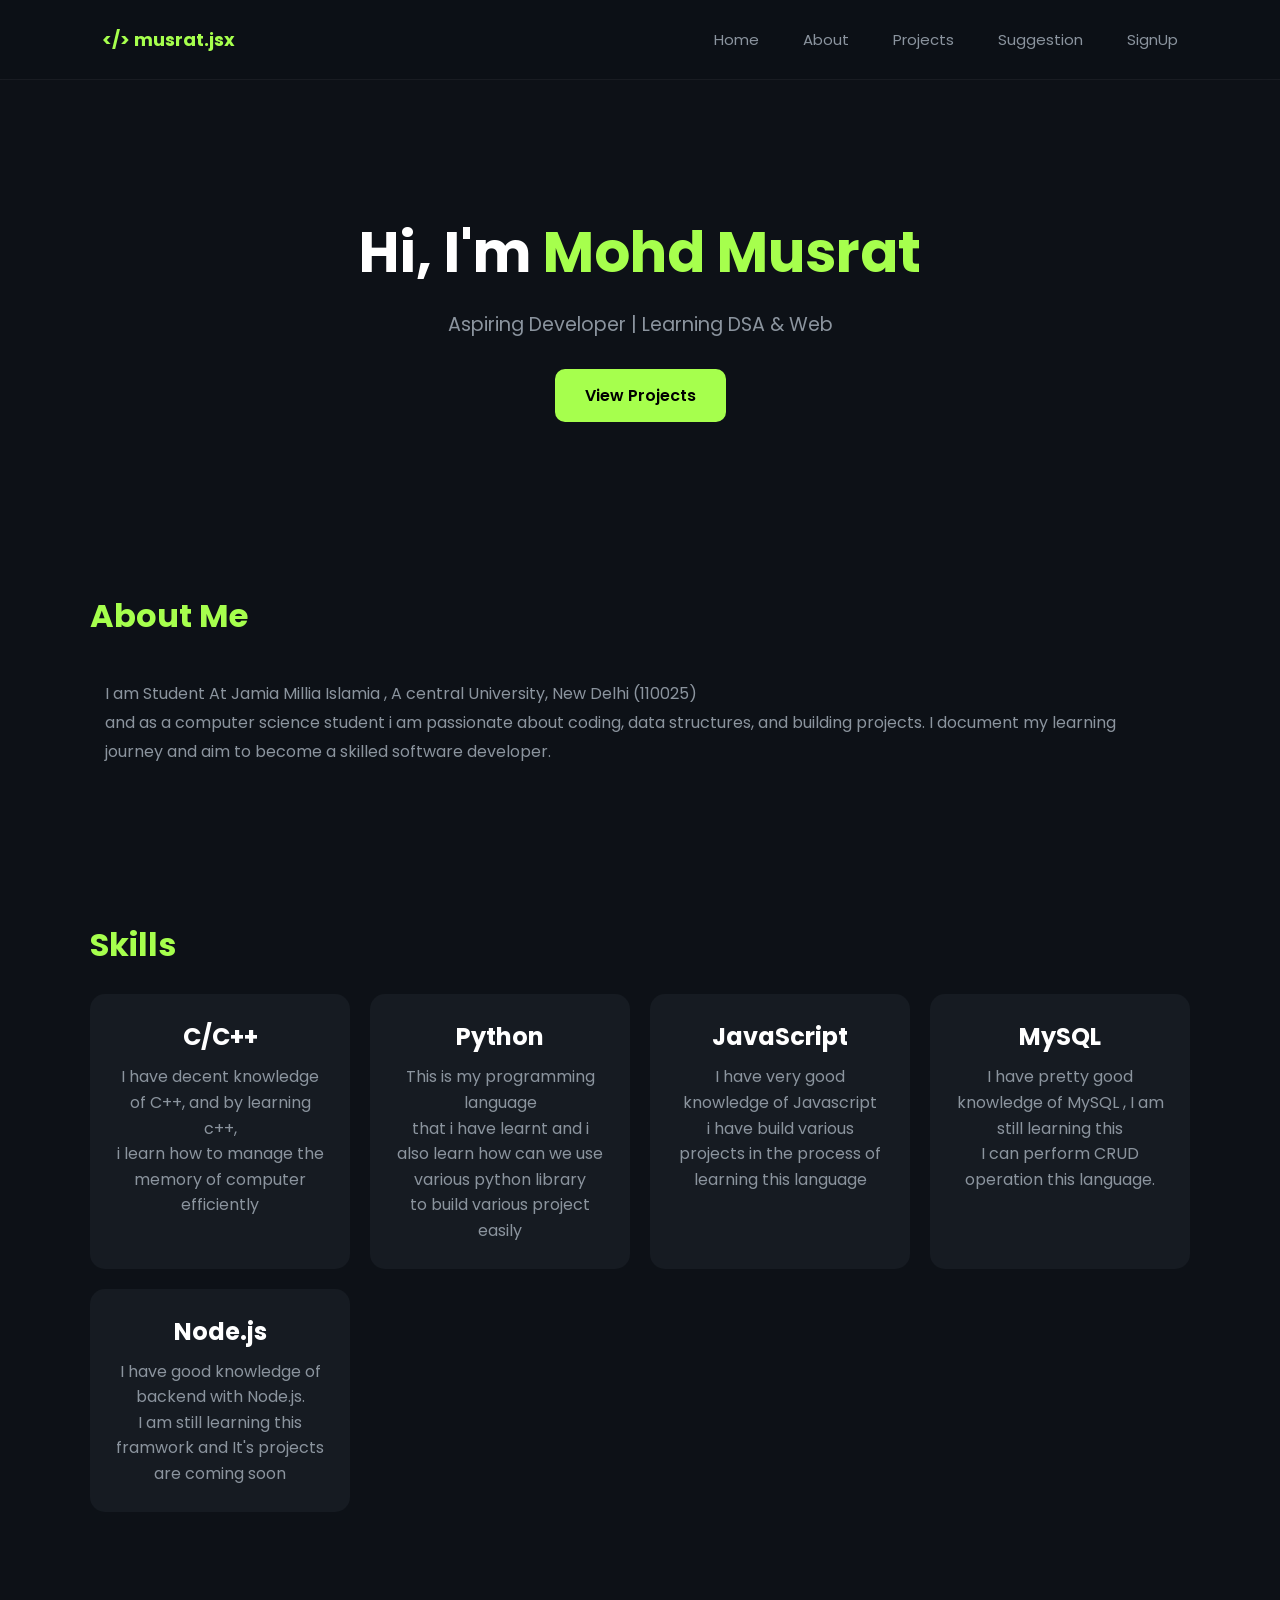
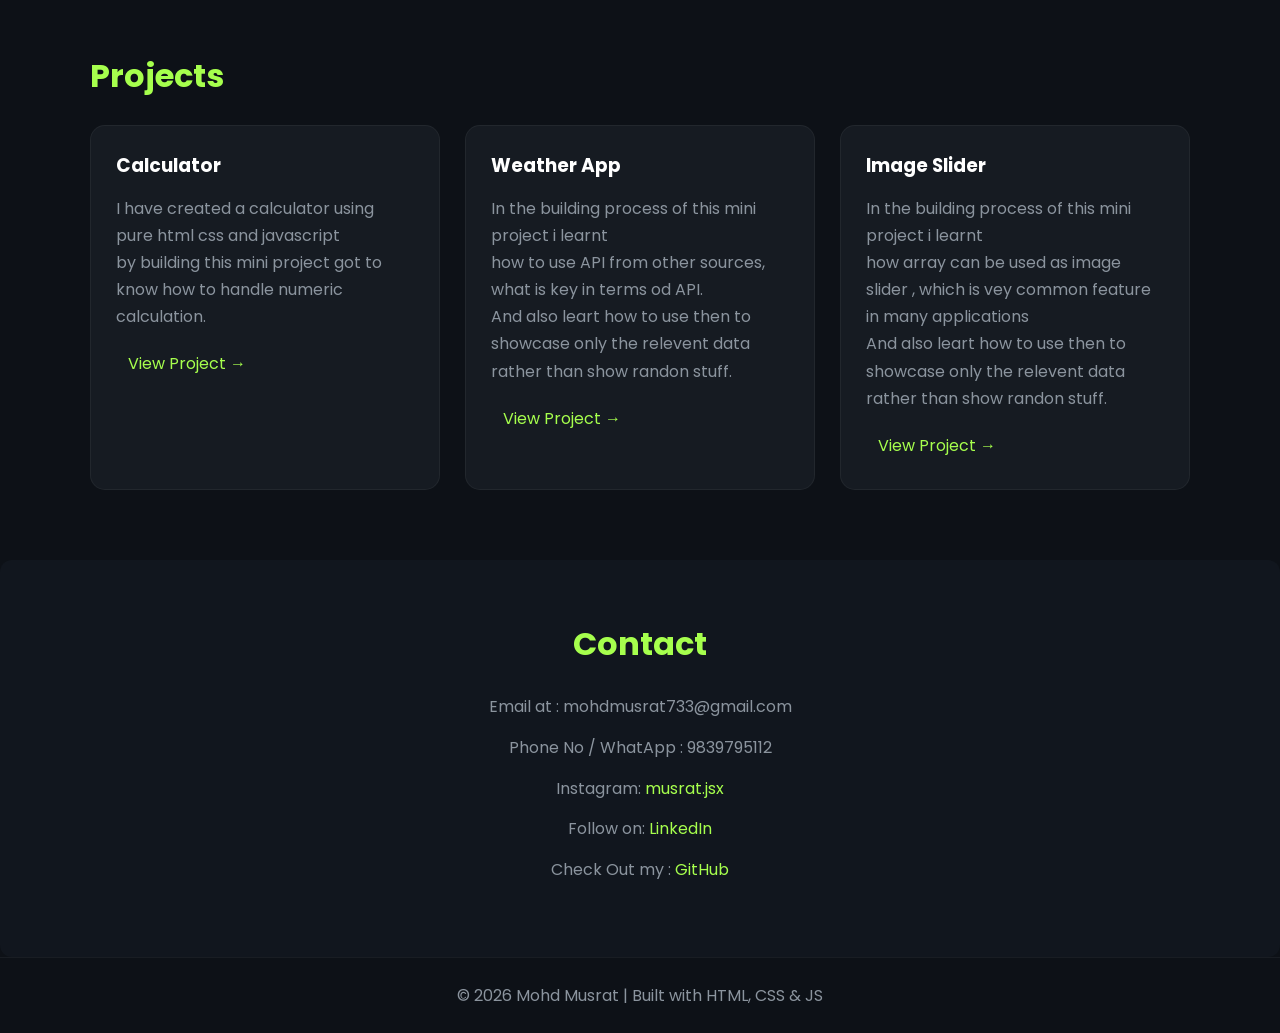
<file: html/index.html>
<!DOCTYPE html>
<html lang="en">

<head>
  <meta charset="UTF-8" />
  <meta name="viewport" content="width=device-width, initial-scale=1.0" />
  <title>Mohd Musrat Portfolio</title>
  <link rel="stylesheet" href="../css/style.css">
  <link href="https://fonts.googleapis.com/css2?family=Poppins:wght@300;400;600;700&display=swap" rel="stylesheet">

</head>

<body>

  <!-- NAVBAR -->
  <div class="nav">
    <div class="container nav-inner">

      <div class="logo">&lt;/&gt; musrat.jsx</div>

      
      <div class="menu-toggle" id="menu-toggle">
        ☰
      </div>

      <!-- Navigation -->
      <div class="nav-links" id="nav-links">
        <a class="menu-options" href="#">Home</a>
        <a class="menu-options" href="#about">About</a>
        <a class="menu-options" href="#projects">Projects</a>
        <a class="menu-options" href="../html/suggestion.html">Suggestion</a>
        <a class="menu-options" href="../html/register.html">SignUp</a>
      </div>

    </div>
  </div>

  <!-- HERO -->
  <section class="hero">
    <h1>Hi, I'm <span class="accent">Mohd Musrat</span></h1>
    <p>Aspiring Developer | Learning DSA & Web</p>
    <a href="#projects" class="btn">View Projects</a>
  </section>

  <!-- ABOUT -->
  <section id="about" class="container">
    <h2 class="title">About Me</h2>
    <p class="text">
      I am Student At Jamia Millia Islamia , A central University, New Delhi (110025)<br>and as a
      computer science student i am passionate about coding, data structures, and building projects. I document my
      learning journey and aim to become a skilled software developer.
    </p>
  </section>

  <!-- SKILLS -->
  <section class="container">
    <h2 class="title">Skills</h2>
    <div class="skills">
      <div class="skill">

        <h2>C/C++</h2>
        <p> I have decent knowledge of C++, and by learning c++,<br>
          i learn how to manage the memory of computer efficiently </p>
      </div>
      <div class="skill">
        <h2>Python</h2>
        <p>This is my programming language<br>
          that i have learnt and i also learn how can we use various python library<br>
          to build various project easily </p>
      </div>
      <div class="skill">
        <h2>JavaScript</h2>
        <p> I have very good knowledge of Javascript<br>
          i have build various projects in the process of learning this language<br>
        </p>
      </div>
      <div class="skill">
        <h2>MySQL</h2>
        <p> I have pretty good knowledge of MySQL , I am still learning this <br>
          I can perform CRUD operation this language.</p>
      </div>
      <div class="skill">
        <h2>Node.js</h2>
        <p> I have good knowledge of backend with Node.js.<br>
          I am still learning this framwork and It's projects are coming soon</p>
      </div>
    </div>
  </section>

  <!-- PROJECTS -->
  <section id="projects" class="container">
    <h2 class="title">Projects</h2>
    <div class="projects">
      <div class="card">
        <h3>
          Calculator
        </h3>
        <p>I have created a calculator using pure html css and javascript <br>
          by building this mini project got to know how to handle numeric calculation.</p>
        <a href="https://musrat001.github.io/mini-projects-of-js/js%20practice/11_eleven.html">View Project
          →</a>
      </div>

      <div class="card">
        <h3>Weather App</h3>
        <p>In the building process of this mini project i learnt <br>
          how to use API from other sources, what is key in terms od API.<br>
          And also leart how to use then to showcase only the relevent data rather than show randon stuff.
        </p>
        <a href="https://musrat001.github.io/weatherApp/weatherApp/weatherApp.html">View Project →</a>
      </div>
      <div class="card">
        <h3>Image Slider</h3>
        <p>In the building process of this mini project i learnt <br>
          how array can be used as image slider , which is vey common feature in many applications<br>
          And also leart how to use then to showcase only the relevent data rather than show randon stuff.
        </p>
        <a href="https://musrat001.github.io/mini-projects-of-js/js%20practice/09_nine.html">View Project →</a>
      </div>
    </div>
  </section>

  <!-- CONTACT -->
  <section id="contact" class="contact">
    <h2 class="title">Contact</h2>
    <p class="text">Email at : mohdmusrat733@gmail.com</p>
    <p class="text">Phone No / WhatApp : 9839795112</p>
    <p class="text">Instagram:
      <a href="#"> musrat.jsx</a>
    </p>
    <p class="text">Follow on:
      <a href="https://www.linkedin.com/feed/">LinkedIn</a>
    </p>
    <p class="text">Check Out my :
      <a href="https://github.com/">GitHub </a>
    </p>
  </section>

  <footer>
    © 2026 Mohd Musrat | Built with HTML, CSS & JS
  </footer>
  <script src="../js/script.js"></script>

</body>

</html>
</file>
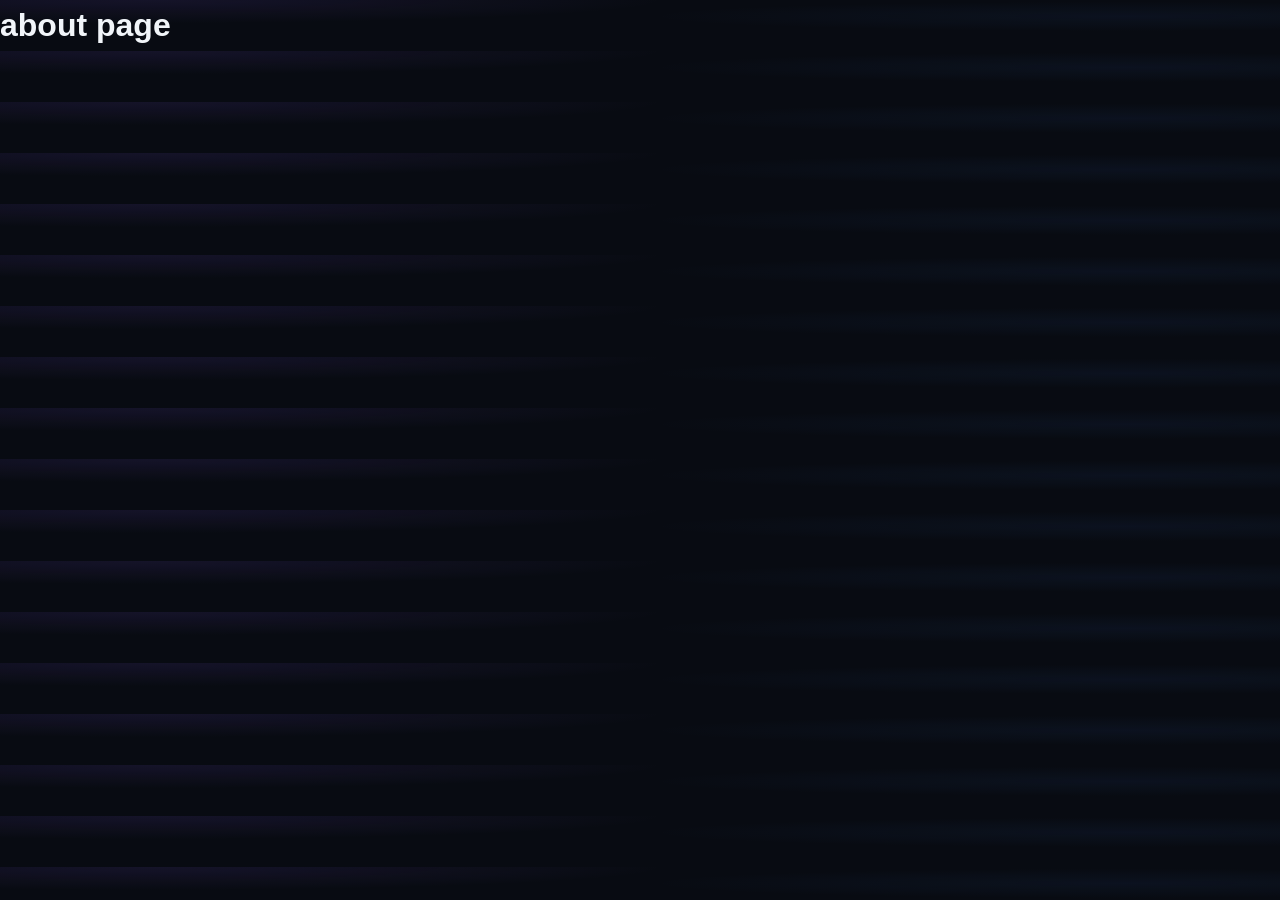
<file: about.html>
<!DOCTYPE html>
<html lang="en">

<head>
    <meta charset="UTF-8">
    <meta name="viewport" content="width=device-width, initial-scale=1.0">
    <meta name="description" content="This is a detailed HTML template for beginners.">
    <title>PortFolio web page</title>
    <link rel="stylesheet" href="style.css">
    <link rel="stylesheet"
        href="https://fonts.googleapis.com/css2?family=Material+Symbols+Outlined:opsz,wght,FILL,GRAD@20..48,100..700,0..1,-50..200&icon_names=apps" />
</head>

<body>
    <h1>about page</h1>
</body>

</html>
</file>
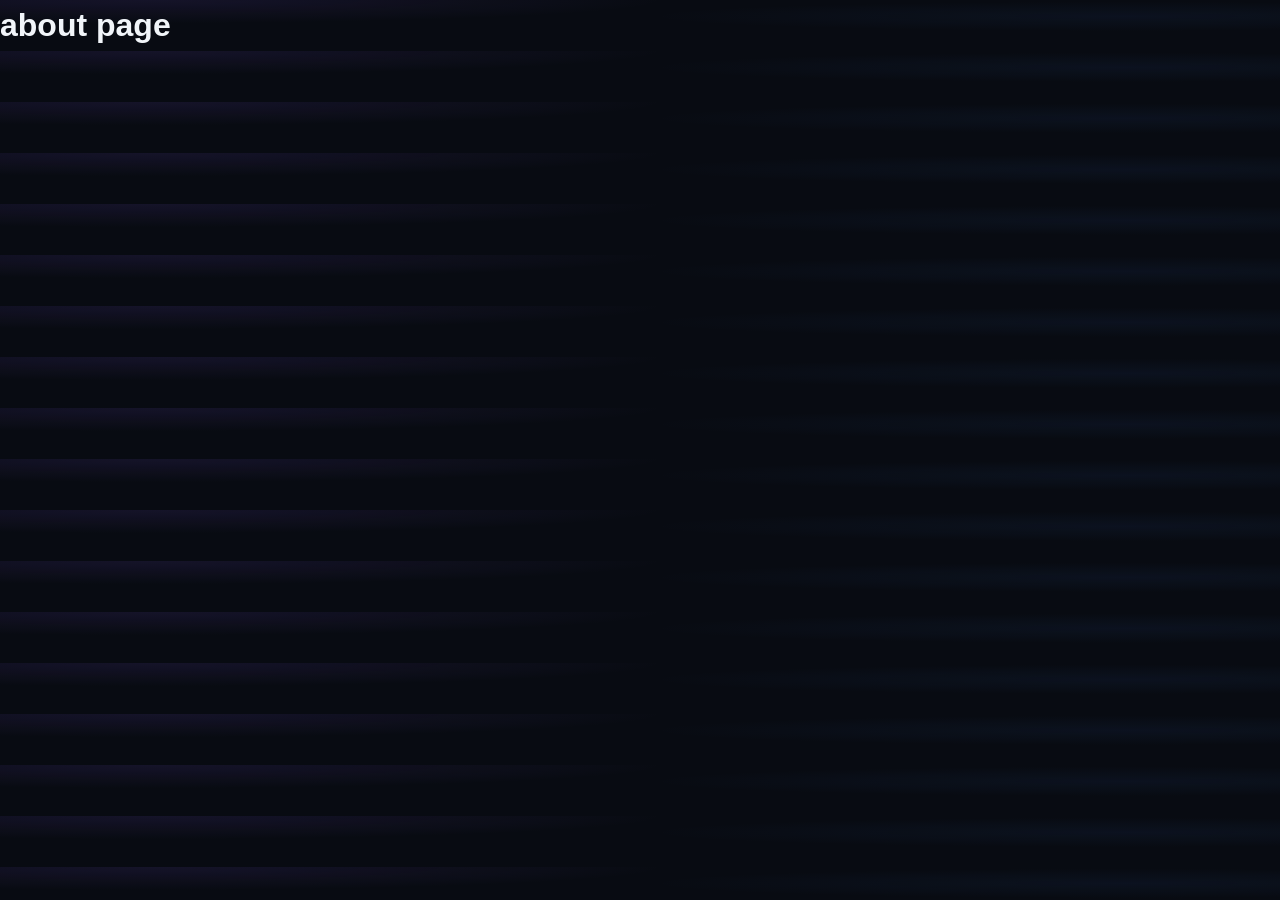
<file: getSuggestion.html>
<!DOCTYPE html>
<html lang="en">

<head>
    <meta charset="UTF-8">
    <meta name="viewport" content="width=device-width, initial-scale=1.0">
    <meta name="description" content="This is a detailed HTML template for beginners.">
    <title>Suggestions</title>
    <link rel="stylesheet" href="style.css">
    <link rel="stylesheet"
        href="https://fonts.googleapis.com/css2?family=Material+Symbols+Outlined:opsz,wght,FILL,GRAD@20..48,100..700,0..1,-50..200&icon_names=apps" />
</head>

<body>
    <h1>about page</h1>
</body>

</html>
</file>
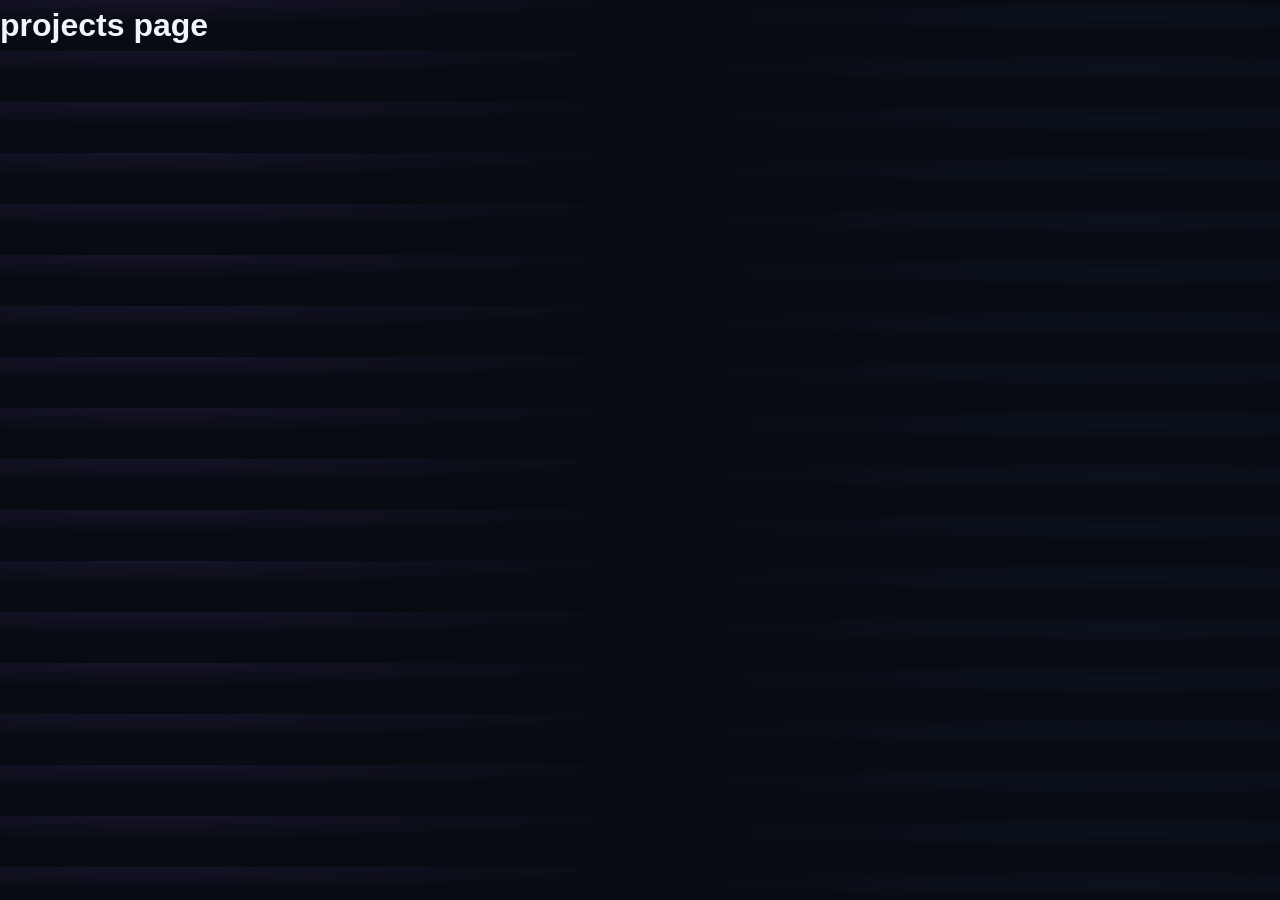
<file: projects.html>
<!DOCTYPE html>
<html lang="en">

<head>
    <meta charset="UTF-8">
    <meta name="viewport" content="width=device-width, initial-scale=1.0">
    <meta name="description" content="This is a detailed HTML template for beginners.">
    <title>PortFolio web page</title>
    <link rel="stylesheet" href="style.css">
    <link rel="stylesheet"
        href="https://fonts.googleapis.com/css2?family=Material+Symbols+Outlined:opsz,wght,FILL,GRAD@20..48,100..700,0..1,-50..200&icon_names=apps" />
</head>

<body>
    <h1>projects page</h1>
</body>

</html>
</file>
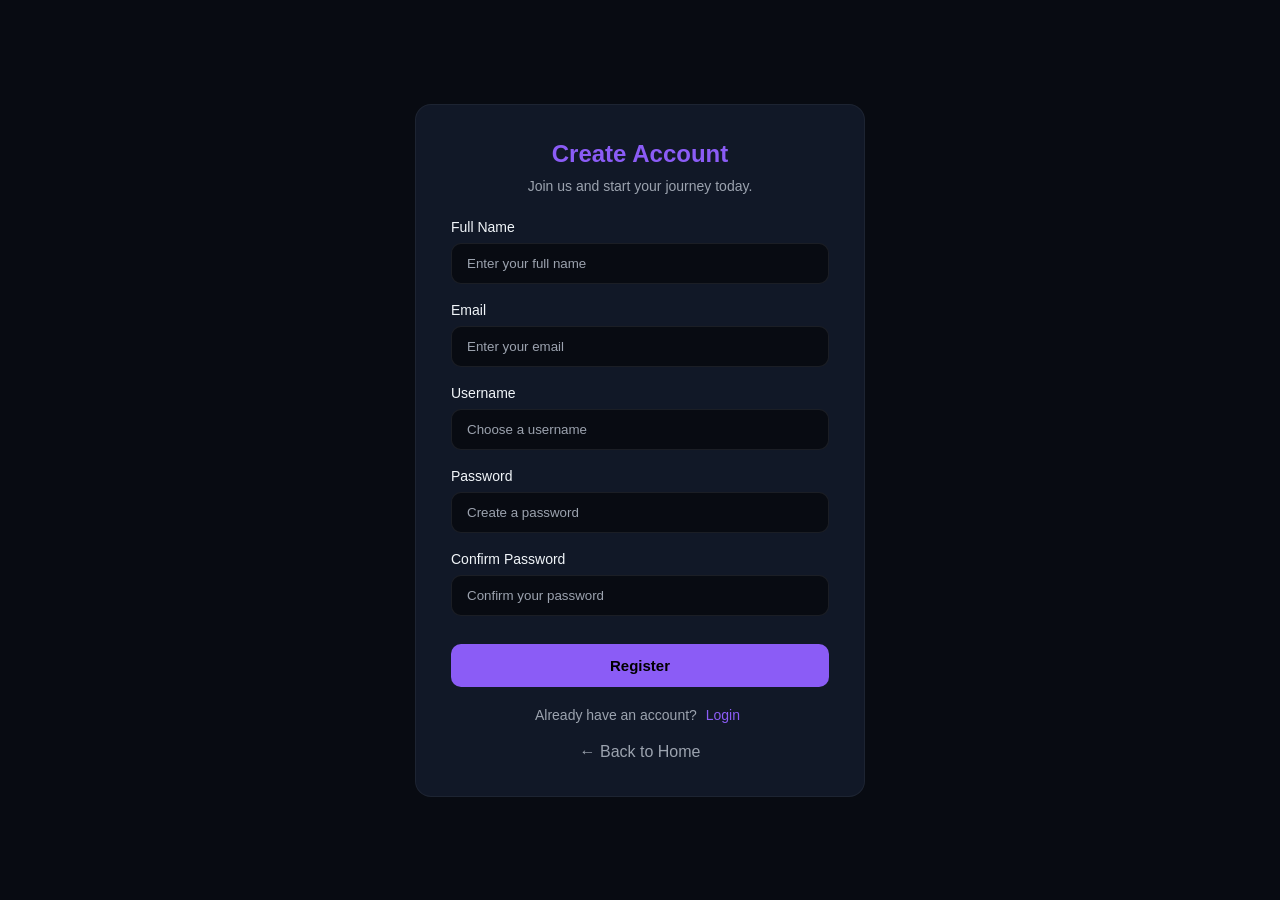
<file: register.html>
<!DOCTYPE html>
<html lang="en">

<head>
    <meta charset="UTF-8">
    <meta name="viewport" content="width=device-width, initial-scale=1.0">
    <title>Register</title>
    <link rel="stylesheet" href="register.css">
</head>

<body>

    <div id="register-card">

        <h2>Create Account</h2>
        <p>Join us and start your journey today.</p>

        <form id="registerForm">

            <div class="form-group">
                <label>Full Name</label>
                <input type="text" id="fullName" placeholder="Enter your full name">
            </div>

            <div class="form-group">
                <label>Email</label>
                <input type="email" id="email" placeholder="Enter your email">
            </div>

            <div class="form-group">
                <label>Username</label>
                <input type="text" id="username" placeholder="Choose a username">
            </div>

            <div class="form-group">
                <label>Password</label>
                <input type="password" id="password" placeholder="Create a password">
            </div>

            <div class="form-group">
                <label>Confirm Password</label>
                <input type="password" id="confirmPassword" placeholder="Confirm your password">
            </div>

            <button type="submit" class="register-btn">
                Register
            </button>

        </form>

        <div class="login-link">
            Already have an account?
            <a href="login.html">Login</a>
        </div>
        <a href="index.html" class="back">← Back to Home</a>
    </div>
    <!-- <div id="loginMessage">
        <h3 id="successMessage"></h3>
    </div> -->

    <script src="register.js"></script>
</body>

</html>
</file>
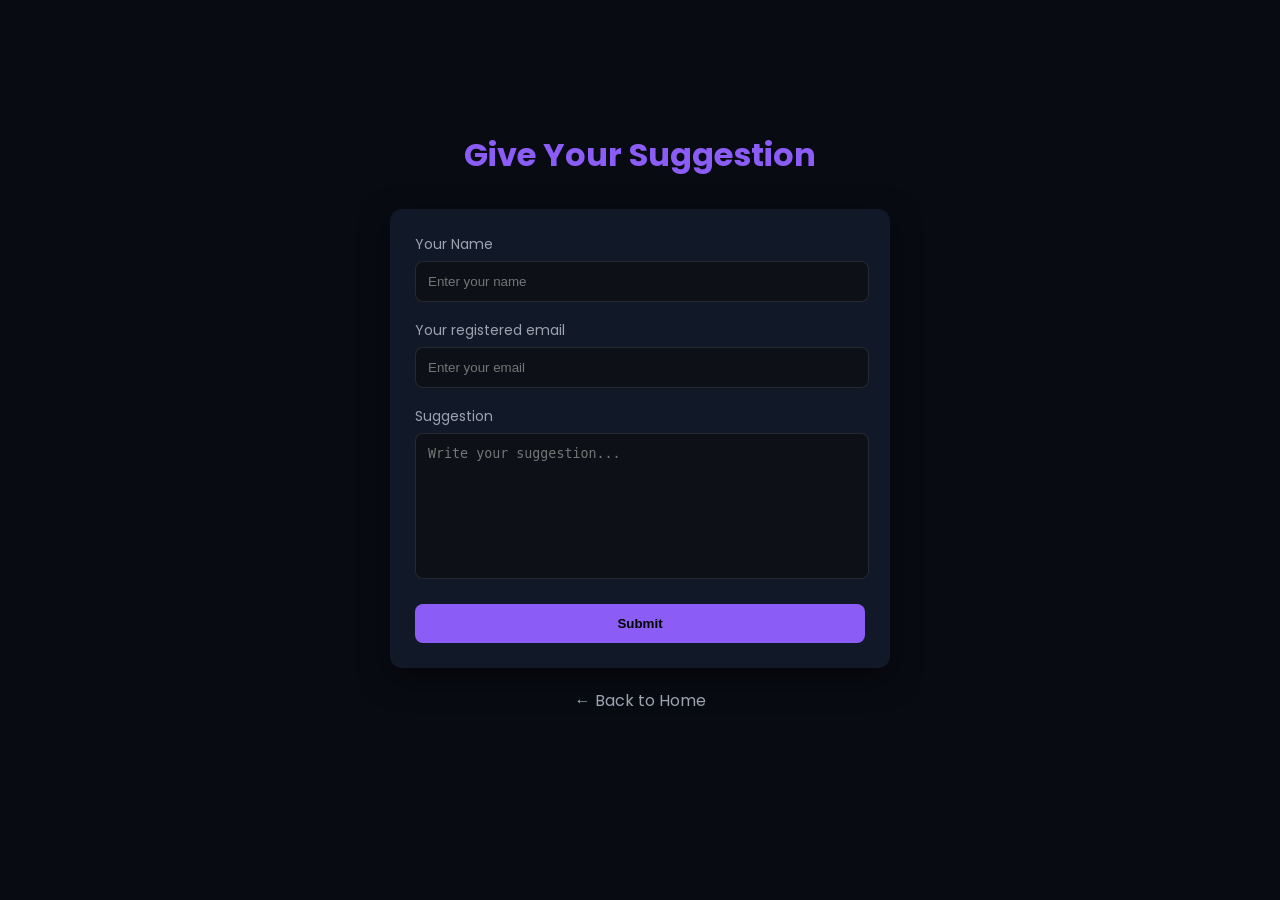
<file: suggestion.html>
<!DOCTYPE html>
<html lang="en">

<head>
  <meta charset="UTF-8">
  <meta name="viewport" content="width=device-width, initial-scale=1.0">
  <title>Suggestions - Kamran</title>
  <link href="https://fonts.googleapis.com/css2?family=Poppins:wght@300;400;600&display=swap" rel="stylesheet">
  <link rel="stylesheet" href="suggestion.css">
</head>


<body>
  <div class="container" id="container">
    <h1>Give Your Suggestion</h1>

    <form id="suggestion-form">
      <label for="name">Your Name</label>
      <input type="text" id="name" placeholder="Enter your name" required>

      <label for="email">Your registered email</label>
      <input type="email" id="email" placeholder="Enter your email" required>

      <label for="suggestion">Suggestion</label>
      <textarea id="suggestion" placeholder="Write your suggestion..."></textarea>

      <button type="submit">Submit</button>
    </form>
    <a href="index.html" class="back">← Back to Home</a>
  </div>

  <!-- <div id="loginMessage">
    <h3 id="successMessage"></h3>
  </div> -->
  <script src="suggestion.js"></script>

</body>

</html>
</file>
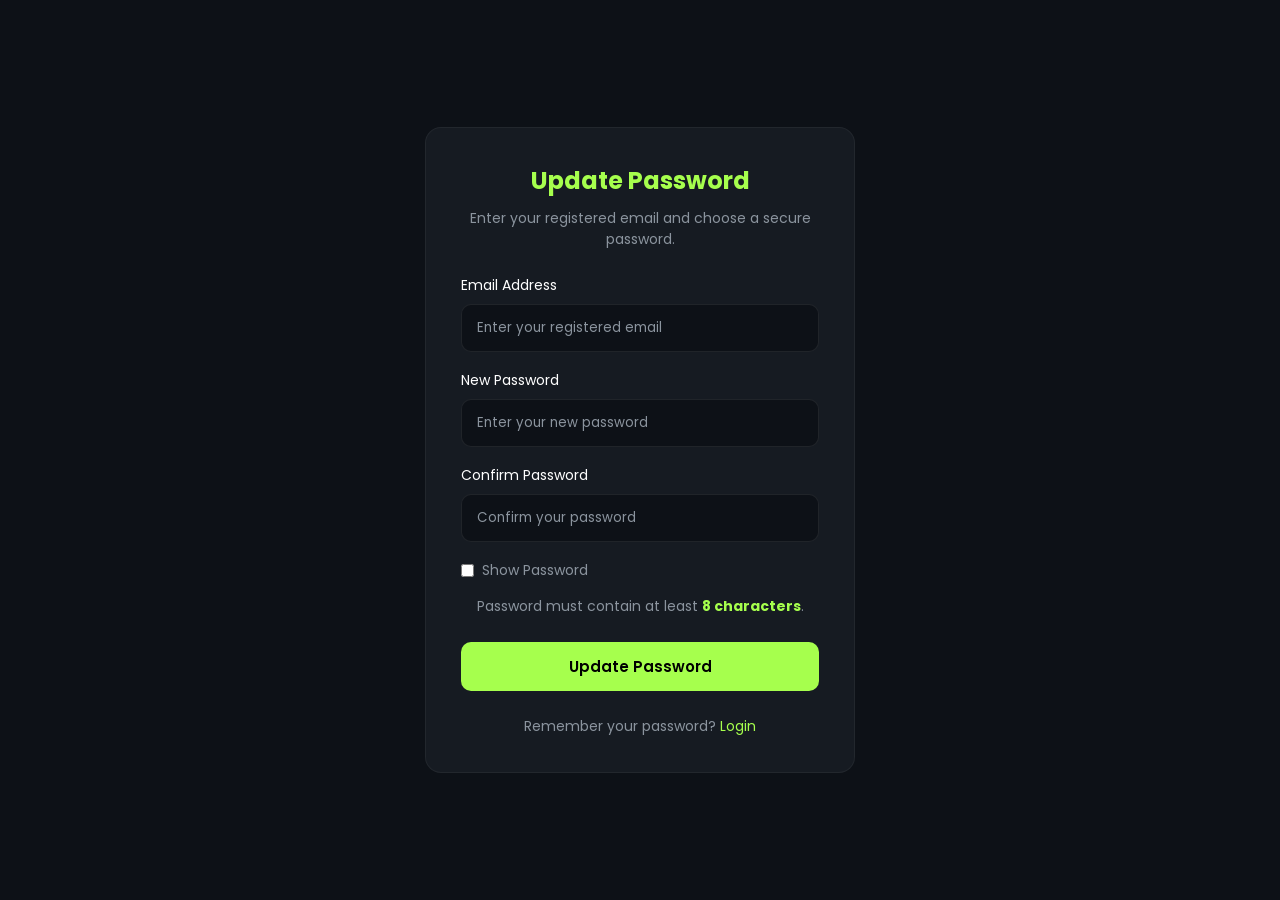
<file: updatePassword.html>
<!DOCTYPE html>
<html lang="en">

<head>
    <meta charset="UTF-8">
    <meta name="viewport" content="width=device-width, initial-scale=1.0">
    <title>Update Password</title>

    <link rel="stylesheet" href="updatePassword.css">

    <link href="https://fonts.googleapis.com/css2?family=Poppins:wght@300;400;500;600;700&display=swap"
        rel="stylesheet">
</head>

<body>

    <div class="login-card">

        <h2>Update Password</h2>
        <p>Enter your registered email and choose a secure password.</p>

        <form id="updatePasswordForm">

            <!-- Email -->

            <div class="form-group">
                <label for="email">Email Address</label>

                <input type="email" id="email" name="email" placeholder="Enter your registered email"
                    autocomplete="email" required>
            </div>

            <!-- New Password -->

            <div class="form-group">
                <label for="password">New Password</label>

                <input type="password" id="password" name="password" placeholder="Enter your new password" minlength="8"
                    autocomplete="new-password" required>
            </div>

            <!-- Confirm Password -->

            <div class="form-group">
                <label for="confirmPassword">Confirm Password</label>

                <input type="password" id="confirmPassword" name="confirmPassword" placeholder="Confirm your password"
                    minlength="8" autocomplete="new-password" required>
            </div>

            <!-- Show Password -->

            <div class="extra-options">

                <label class="show-password">

                    <input type="checkbox" id="showPassword">

                    Show Password

                </label>

            </div>

            <p class="password-info">
                Password must contain at least <strong>8 characters</strong>.
            </p>

            <button type="submit" class="login-btn">

                Update Password

            </button>

        </form>

        <p id="successMessage"></p>

        <div class="register-link">

            Remember your password?

            <a href="login.html">

                Login

            </a>

        </div>

    </div>
    <script src="updatePassword.js"></script>

</body>

</html>
</file>
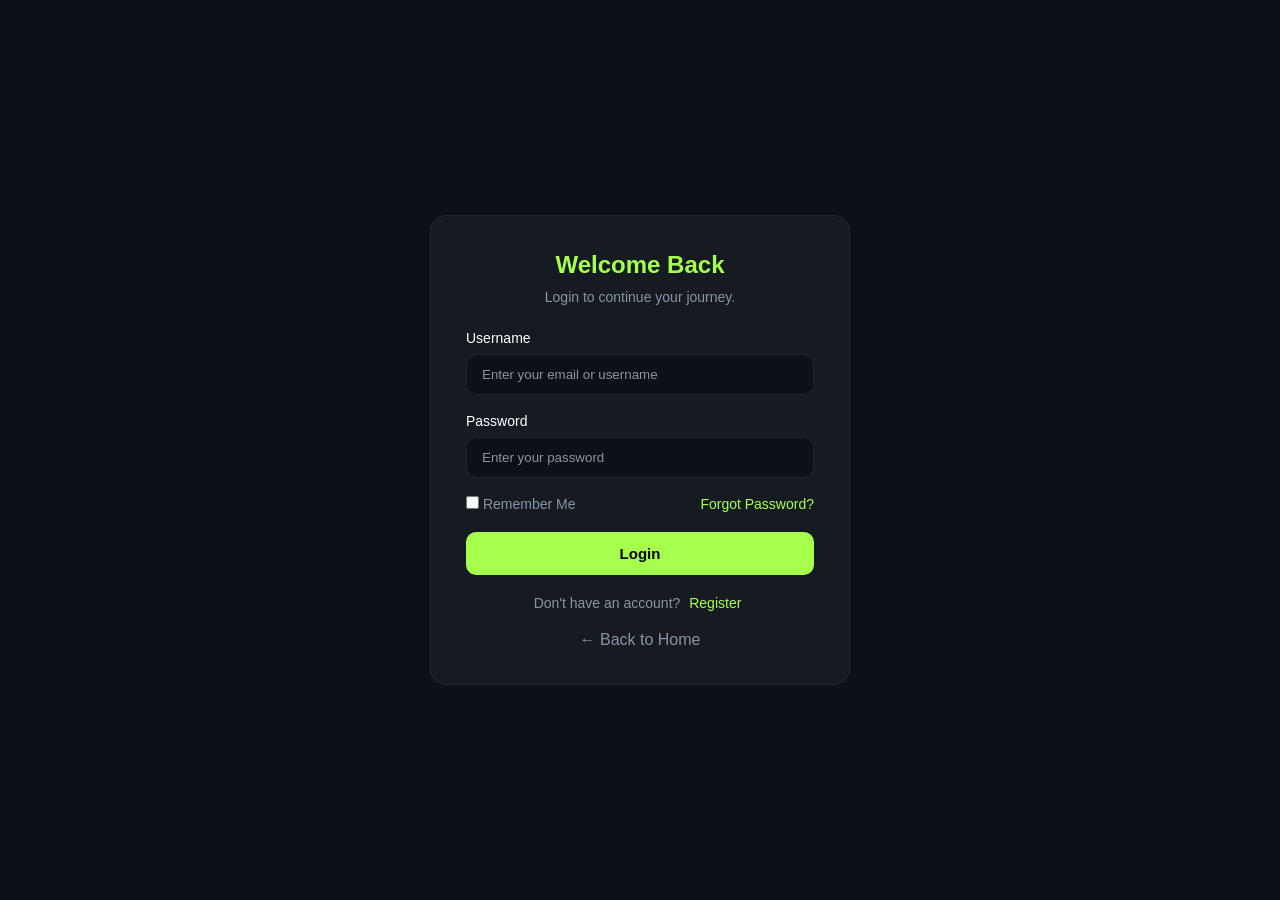
<file: html/login.html>
<!DOCTYPE html>
<html lang="en">

<head>
    <meta charset="UTF-8">
    <meta name="viewport" content="width=device-width, initial-scale=1.0">
    <title>Login</title>
    <link rel="stylesheet" href="../css/login.css">
</head>

<body>

    <div class="login-card" id="loginCard">

        <h2>Welcome Back</h2>
        <p>Login to continue your journey.</p>

        <form id="login-card">

            <div class="form-group">
                <label>Username</label>
                <input type="text" id="username" placeholder="Enter your email or username">
            </div>

            <div class="form-group">
                <label>Password</label>
                <input type="password" id="password" placeholder="Enter your password">
            </div>

            <div class="extra-options">
                <label>
                    <input type="checkbox">
                    Remember Me
                </label>

                <a href="../html/updatePassword.html">Forgot Password?</a>
            </div>

            <button type="submit" class="login-btn">
                Login
            </button>

        </form>

        <div class="register-link">
            Don't have an account?
            <a href="../html/register.html">Register</a>

        </div>
        <a href="../html/index.html" class="back">← Back to Home</a>
    </div>

    <!-- <div id="loginMessage">
        <h3 id="successMessage"></h3>
        
    </div> -->
    <script src="../js/login.js"></script>
</body>

</html>
</file>
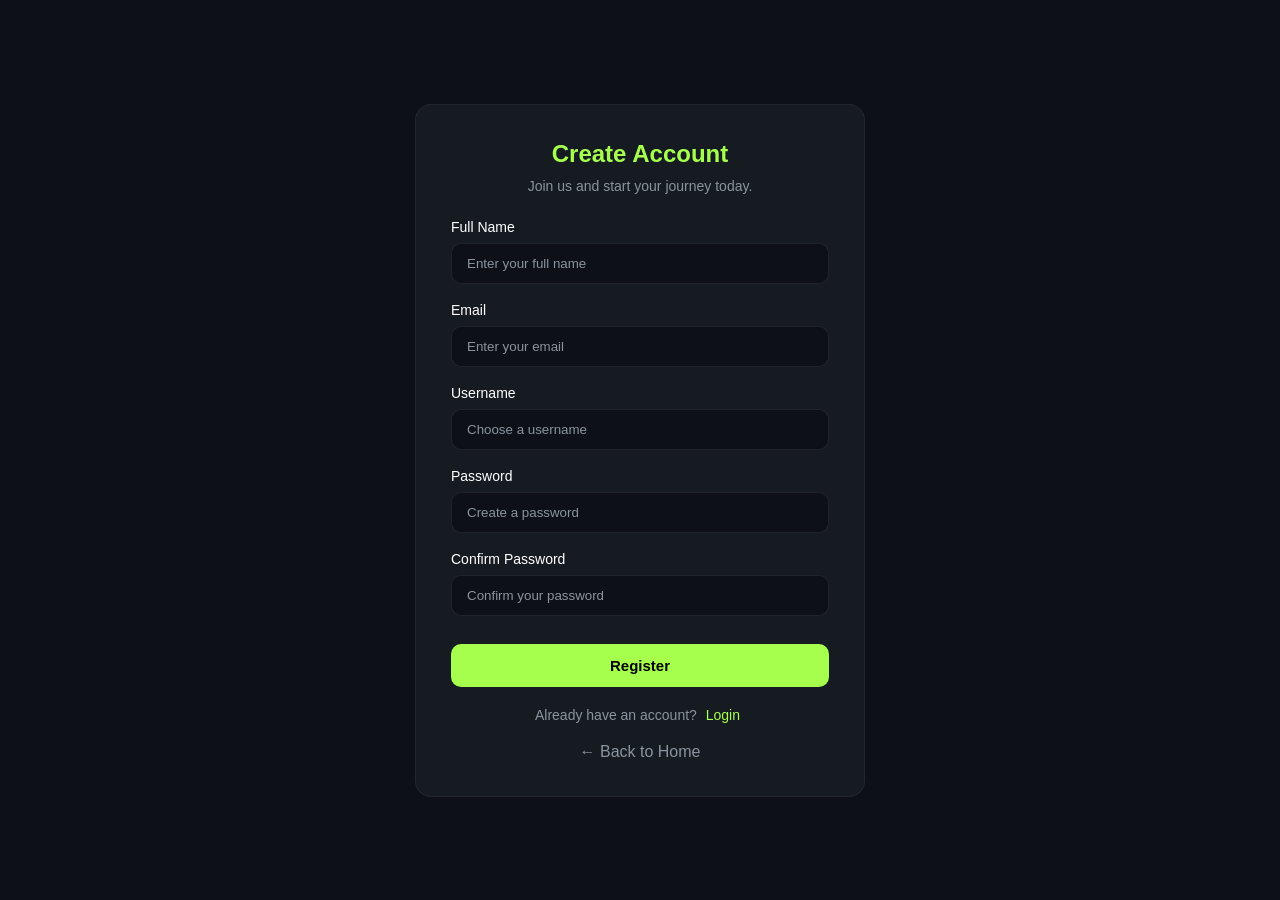
<file: html/register.html>
<!DOCTYPE html>
<html lang="en">

<head>
    <meta charset="UTF-8">
    <meta name="viewport" content="width=device-width, initial-scale=1.0">
    <title>Register</title>
    <link rel="stylesheet" href="../css/register.css">
</head>

<body>

    <div id="register-card">

        <h2>Create Account</h2>
        <p>Join us and start your journey today.</p>

        <form id="registerForm">

            <div class="form-group">
                <label>Full Name</label>
                <input type="text" id="fullName" placeholder="Enter your full name">
            </div>

            <div class="form-group">
                <label>Email</label>
                <input type="email" id="email" placeholder="Enter your email">
            </div>

            <div class="form-group">
                <label>Username</label>
                <input type="text" id="username" placeholder="Choose a username">
            </div>

            <div class="form-group">
                <label>Password</label>
                <input type="password" id="password" placeholder="Create a password">
            </div>

            <div class="form-group">
                <label>Confirm Password</label>
                <input type="password" id="confirmPassword" placeholder="Confirm your password">
            </div>

            <button type="submit" class="register-btn">
                Register
            </button>

        </form>

        <div class="login-link">
            Already have an account?
            <a href="../html/login.html">Login</a>
        </div>
        <a href="../html/index.html" class="back">← Back to Home</a>
    </div>
    <!-- <div id="loginMessage">
        <h3 id="successMessage"></h3>
    </div> -->

    <script src="../js/register.js"></script>
</body>

</html>
</file>
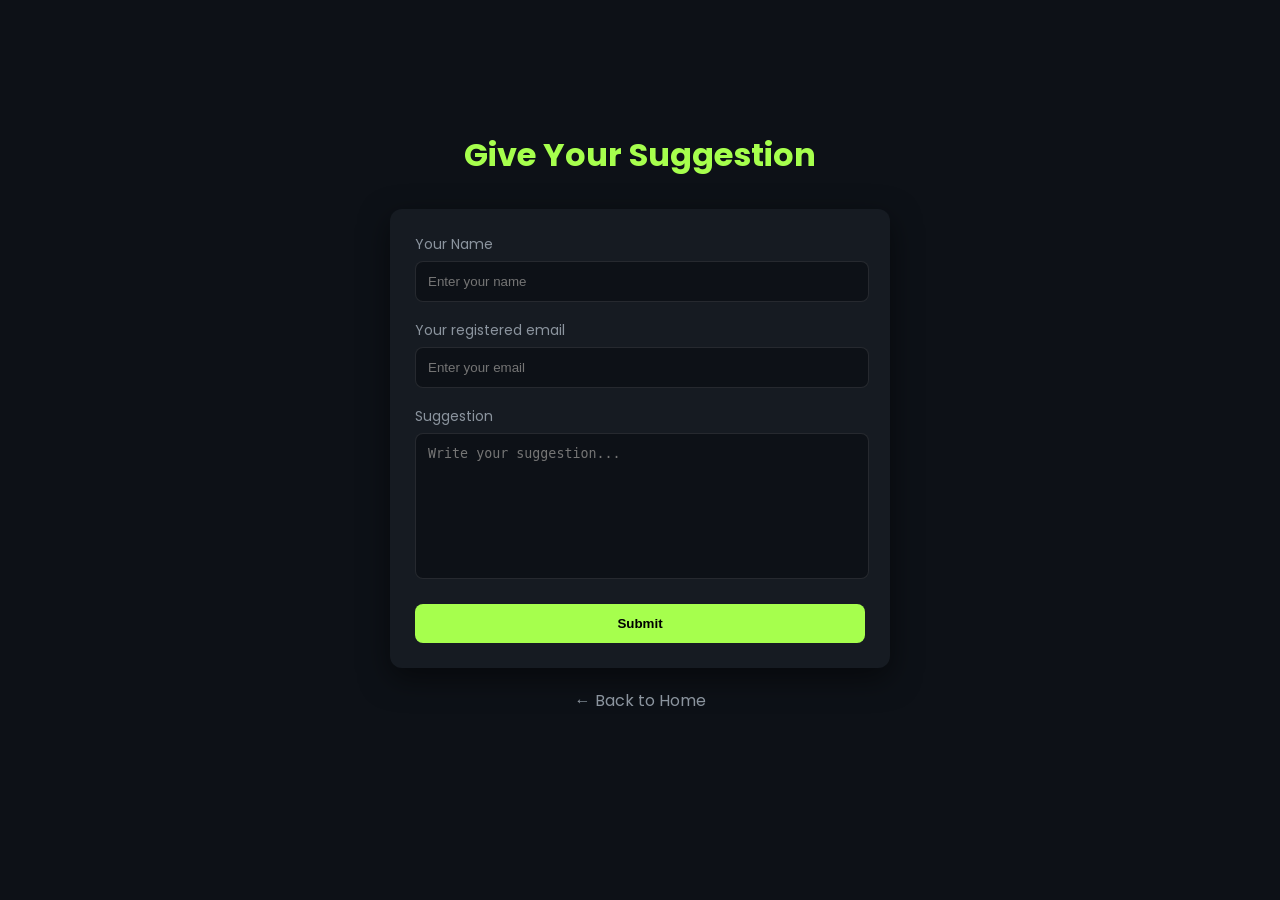
<file: html/suggestion.html>
<!DOCTYPE html>
<html lang="en">

<head>
  <meta charset="UTF-8">
  <meta name="viewport" content="width=device-width, initial-scale=1.0">
  <title>Suggestions - Kamran</title>
  <link href="https://fonts.googleapis.com/css2?family=Poppins:wght@300;400;600&display=swap" rel="stylesheet">
  <link rel="stylesheet" href="../css/suggestion.css">
</head>


<body>
  <div class="container" id="container">
    <h1>Give Your Suggestion</h1>

    <form id="suggestion-form">
      <label for="name">Your Name</label>
      <input type="text" id="name" placeholder="Enter your name" required>

      <label for="email">Your registered email</label>
      <input type="email" id="email" placeholder="Enter your email" required>

      <label for="suggestion">Suggestion</label>
      <textarea id="suggestion" placeholder="Write your suggestion..."></textarea>

      <button type="submit">Submit</button>
    </form>
    <a href="../html/index.html" class="back">← Back to Home</a>
  </div>

  <!-- <div id="loginMessage">
    <h3 id="successMessage"></h3>
  </div> -->
  <script src="../js/suggestion.js"></script>

</body>

</html>
</file>
<file: css/style.css>
:root {
    --bg: #0D1117;
    --card: #161B22;
    --text: #ffffff;
    --muted: #8B949E;
    --accent: #A6FF4D;
    --accent-soft: rgba(166, 255, 77, 0.15);
}

* {
    margin: 0;
    padding: 0;
    box-sizing: border-box;
}

html {
    scroll-behavior: smooth;
}

body {
    font-family: 'Poppins', sans-serif;
    background: var(--bg);
    color: var(--text);
    overflow-x: hidden;
}

img {
    max-width: 100%;
    display: block;
}

a {
    text-decoration: none;
    color: inherit;
}

.container {
    width: min(90%, 1100px);
    margin: auto;
}

/* ================= NAVBAR ================= */

.nav {
    position: sticky;
    top: 0;
    width: 100%;
    backdrop-filter: blur(10px);
    background: rgba(13, 17, 23, 0.75);
    border-bottom: 1px solid rgba(255,255,255,.05);
    z-index: 1000;
}

.nav-inner {
    display: flex;
    justify-content: space-between;
    align-items: center;
    padding: 18px 0;
}

.logo {
    font-size: 18px;
    font-weight: 700;
    color: var(--accent);
    padding: 8px 12px;
    border-radius: 10px;
    transition: .3s;
}

.logo:hover {
    background: var(--accent);
    color: #000;
}

.nav-links {
    display: flex;
    gap: 20px;
    align-items: center;
}

.nav-links a {
    color: var(--muted);
    font-size: 15px;
    padding: 8px 12px;
    border-radius: 8px;
    transition: .3s;
}

.nav-links a:hover {
    background: var(--accent);
    color: #000;
}

.menu-toggle {
    display: none;
    font-size: 30px;
    cursor: pointer;
    color: var(--accent);
}

/* ================= HERO ================= */

.hero {
    padding: 130px 20px 100px;
    text-align: center;
}

.hero h1 {
    font-size: clamp(2rem,5vw,3.5rem);
    margin-bottom: 15px;
}

.accent {
    color: var(--accent);
}

.hero p {
    color: var(--muted);
    font-size: clamp(1rem,2vw,1.2rem);
}

.btn {
    display: inline-block;
    margin-top: 30px;
    padding: 14px 30px;
    border-radius: 10px;
    background: var(--accent);
    color: #000;
    font-weight: 600;
    transition: .3s;
}

.btn:hover {
    transform: translateY(-5px);
    box-shadow: 0 10px 25px rgba(166,255,77,.35);
}

/* ================= SECTION ================= */

section {
    padding: 70px 0;
}

.title {
    color: var(--accent);
    margin-bottom: 25px;
    font-size: 2rem;
}

.text {
    color: var(--muted);
    line-height: 1.8;
}

#about .text {
    padding: 15px;
    border-radius: 12px;
    transition: .3s;
}

#about .text:hover {
    background: var(--card);
    transform: translateY(-5px);
}

/* ================= SKILLS ================= */

.skills {
    display: grid;
    grid-template-columns: repeat(auto-fit,minmax(250px,1fr));
    gap: 20px;
   
}

.skill {
    background: var(--card);
    border-radius: 15px;
    padding: 25px;
    text-align: center;
   transition: all .3s ease-in-out;
}

.skill:hover {
    transform: translateY(-6px);
    /* border: 1px solid var(--accent); */
    /* background: var(--accent-soft); */
}

.skill p {
    color: var(--muted);
    margin-top: 10px;
    line-height: 1.6;
}

/* ================= PROJECTS ================= */

.projects {
    display: grid;
    grid-template-columns: repeat(auto-fit,minmax(300px,1fr));
    gap: 25px;
}

.card {
    background: var(--card);
    padding: 25px;
    border-radius: 15px;
    transition: .3s;
    border: 1px solid rgba(255,255,255,.05);
}

.card:hover {
    transform: translateY(-6px);
    box-shadow: 0 15px 35px rgba(0,0,0,.45);
    /* border: 1px solid var(--accent); */
}

.card h3 {
    margin-bottom: 15px;
}

.card p {
    color: var(--muted);
    line-height: 1.7;
}

.card a {
    display: inline-block;
    margin-top: 15px;
    color: var(--accent);
    padding: 6px 12px;
    border-radius: 8px;
    transition: .3s;
}

.card a:hover {
    background: var(--accent-soft);
}

/* ================= CONTACT ================= */

.contact {
    text-align: center;
    background: rgba(19,24,33,.75);
    border-radius: 12px;
    padding: 60px 20px;
}

.contact p {
    margin: 12px 0;
}

.contact a {
    color: var(--accent);
}

/* ================= FOOTER ================= */

footer {
    text-align: center;
    padding: 25px;
    color: var(--muted);
    border-top: 1px solid rgba(255,255,255,.05);
}

/* ================= TABLET ================= */

@media (max-width:992px){

.hero{
    padding:110px 20px 80px;
}

.title{
    text-align:center;
}

.text{
    text-align:center;
}

.skills{
    grid-template-columns:repeat(2,1fr);
}

.projects{
    grid-template-columns:repeat(2,1fr);
}

}

/* ================= MOBILE ================= */

@media (max-width:768px){

.menu-toggle{
    display:block;
}

.nav-inner{
    position:relative;
}

.nav-links{
    display:none;
    position:absolute;
    top:72px;
    left:0;
    width:100%;
    background:var(--card);
    flex-direction:column;
    align-items:center;
    padding:20px 0;
    border-radius:12px;
    gap:0;
}

.nav-links.active{
    display:flex;
}

.nav-links a{
    width:100%;
    text-align:center;
    padding:15px;
}

.hero{
    padding:100px 20px 70px;
}

.hero h1{
    font-size:2.2rem;
}

.skills{
    grid-template-columns:1fr;
}

.projects{
    grid-template-columns:1fr;
}

.skill{
    padding:20px;
}

.card{
    padding:20px;
}

.container{
    width:94%;
}

}

/* ================= SMALL MOBILE ================= */

@media (max-width:480px){

.logo{
    font-size:18px;
}

.hero h1{
    font-size:1.8rem;
}

.hero p{
    font-size:15px;
}

.btn{
    width:100%;
    max-width:240px;
}

.title{
    font-size:1.6rem;
}

.text{
    font-size:15px;
}

.card h3{
    font-size:20px;
}

.card p{
    font-size:14px;
}

.contact{
    padding:40px 15px;
}

footer{
    font-size:14px;
}

}
</file>
<file: style.css>
:root {
    --bg: #080B12;
    --card: #111827;
    --text: #F1F5F9;
    --muted: #9CA3AF;
    --accent: #8B5CF6;
    --accent-soft: rgba(139, 92, 246, 0.16);
}

* {
    margin: 0;
    padding: 0;
    box-sizing: border-box;
}

html {
    scroll-behavior: smooth;
}

body {
    font-family: 'Poppins', sans-serif;
    background:
        radial-gradient(ellipse at 12% 0%, rgba(139, 92, 246, .10), transparent 32rem),
        radial-gradient(ellipse at 88% 32%, rgba(59, 130, 246, .06), transparent 30rem),
        var(--bg);
    color: var(--text);
    overflow-x: hidden;
    line-height: 1.6;
}

::selection {
    color: #FFFFFF;
    background: rgba(139, 92, 246, .55);
}

a:focus-visible,
button:focus-visible {
    outline: 2px solid var(--accent);
    outline-offset: 4px;
}

img {
    max-width: 100%;
    display: block;
}

a {
    text-decoration: none;
    color: inherit;
}

.container {
    width: min(90%, 1100px);
    margin: auto;
}

/* ================= NAVBAR ================= */

.nav {
    position: sticky;
    top: 0;
    width: 100%;
    backdrop-filter: blur(10px);
    background: rgba(8, 11, 18, 0.78);
    border-bottom: 1px solid rgba(148, 163, 184, .12);
    z-index: 1000;
}

.nav-inner {
    display: flex;
    justify-content: space-between;
    align-items: center;
    padding: 18px 0;
}

.logo {
    font-size: 18px;
    font-weight: 700;
    color: var(--accent);
    padding: 8px 12px;
    border-radius: 10px;
    transition: .3s;
}

.logo:hover {
    background: var(--accent);
    color: #000;
}

.nav-links {
    display: flex;
    gap: 20px;
    align-items: center;
}

.nav-links a {
    color: var(--muted);
    font-size: 15px;
    padding: 8px 12px;
    border-radius: 8px;
    transition: .3s;
}

.nav-links a:hover {
    background: var(--accent);
    color: #000;
}

.menu-toggle {
    display: none;
    font-size: 30px;
    cursor: pointer;
    color: var(--accent);
}

/* ================= HERO ================= */

.hero {
    padding: 130px 20px 100px;
    text-align: center;
}

.hero h1 {
    font-size: clamp(2rem, 5vw, 3.5rem);
    margin-bottom: 15px;
}

.accent {
    color: var(--accent);
}

.hero p {
    color: var(--muted);
    font-size: clamp(1rem, 2vw, 1.2rem);
}

.btn {
    display: inline-block;
    margin-top: 30px;
    padding: 14px 30px;
    border-radius: 10px;
    background: var(--accent);
    color: #000;
    font-weight: 600;
    transition: .3s;
}

.btn:hover {
    transform: translateY(-5px);
    box-shadow: 0 10px 25px rgba(139, 92, 246, .35);
}

/* ================= SECTION ================= */

section {
    padding: 70px 0;
}

.title {
    color: var(--text);
    margin-bottom: 25px;
    font-size: 2rem;
    letter-spacing: -0.04em;
}

.text {
    color: var(--muted);
    line-height: 1.8;
}

#about .text {
    padding: 15px;
    border-radius: 12px;
    transition: .3s;
}

#about .text:hover {
    background: var(--card);
    transform: translateY(-5px);
}

/* ================= SKILLS ================= */

.skills {
    display: grid;
    grid-template-columns: repeat(auto-fit, minmax(250px, 1fr));
    gap: 20px;

}

.skill {
    background: var(--card);
    border-radius: 15px;
    padding: 25px;
    text-align: center;
    transition: all .3s ease-in-out;
}

.skill:hover {
    transform: translateY(-6px);
    /* border: 1px solid var(--accent); */
    /* background: var(--accent-soft); */
}

.skill p {
    color: var(--muted);
    margin-top: 10px;
    line-height: 1.6;
}

/* ================= PROJECTS ================= */

/* Optional standalone project-card layout */
.projects-section {
    padding: 60px 20px;
    background: var(--bg);
    color: var(--text);
    font-family: 'Poppins', sans-serif;
}

.project-card {
    max-width: 650px;
    margin: 0 auto;
    padding: 32px;
    background: linear-gradient(145deg, #151b2a, #0f1420);
    border: 1px solid rgba(148, 163, 184, 0.16);
    border-radius: 20px;
    box-shadow: 0 14px 40px rgba(0, 0, 0, 0.28);
    transition: transform 0.3s ease, border-color 0.3s ease, box-shadow 0.3s ease;
}

.project-card:hover {
    transform: translateY(-6px);
    border-color: rgba(139, 92, 246, 0.55);
    box-shadow: 0 20px 50px rgba(0, 0, 0, 0.38);
}

.project-header {
    display: flex;
    align-items: center;
    justify-content: space-between;
    margin-bottom: 22px;
}

.project-icon {
    display: flex;
    align-items: center;
    justify-content: center;
    width: 55px;
    height: 55px;
    font-size: 28px;
    background: rgba(139, 92, 246, 0.15);
    border: 1px solid rgba(139, 92, 246, 0.25);
    border-radius: 14px;
}

.project-status {
    padding: 7px 12px;
    color: #C4B5FD;
    background: rgba(139, 92, 246, 0.14);
    border: 1px solid rgba(139, 92, 246, 0.25);
    border-radius: 20px;
    font-size: 12px;
    font-weight: 600;
}

.project-card h2 {
    margin-bottom: 14px;
    color: var(--text);
    font-size: 27px;
}

.project-card h3 {
    margin: 25px 0 12px;
    color: #E2E8F0;
    font-size: 17px;
}

.project-description {
    color: var(--muted);
    font-size: 15px;
    line-height: 1.8;
}

.project-features {
    padding-left: 20px;
    color: #CBD5E1;
    line-height: 2;
    font-size: 14px;
}

.project-features li::marker {
    color: var(--accent);
}

.tech-stack {
    display: flex;
    flex-wrap: wrap;
    gap: 10px;
}

.tech-stack span {
    padding: 8px 12px;
    color: #DDD6FE;
    background: rgba(139, 92, 246, 0.12);
    border: 1px solid rgba(139, 92, 246, 0.22);
    border-radius: 8px;
    font-size: 12px;
    font-weight: 600;
}

.project-buttons {
    display: flex;
    flex-wrap: wrap;
    gap: 12px;
    margin-top: 30px;
}

.btn-primary {
    color: #FFFFFF;
    background: var(--accent);
}

.btn-primary:hover {
    background: #7C3AED;
}

.btn-secondary {
    color: #E2E8F0;
    background: #171D2B;
    border: 1px solid #374151;
}

.btn-secondary:hover {
    color: #FFFFFF;
    border-color: var(--accent);
    background: rgba(139, 92, 246, 0.12);
}

@media (max-width: 600px) {
    .projects-section {
        padding: 35px 15px;
    }

    .project-card {
        padding: 22px;
    }

    .project-card h2 {
        font-size: 23px;
    }

    .project-buttons {
        flex-direction: column;
    }

    .project-buttons .btn {
        text-align: center;
    }
}

.projects {
    display: grid;
    grid-template-columns: repeat(auto-fit, minmax(300px, 1fr));
    gap: 25px;
}

.card {
    position: relative;
    overflow: hidden;
    background: linear-gradient(145deg, rgba(20, 27, 42, 0.98), rgba(14, 19, 30, 0.98));
    padding: 25px;
    border-radius: 18px;
    transition: transform .3s ease, border-color .3s ease, box-shadow .3s ease;
    border: 1px solid rgba(148, 163, 184, .14);
    box-shadow: 0 10px 30px rgba(0, 0, 0, .16);
}

.card:hover {
    transform: translateY(-6px);
    border-color: rgba(139, 92, 246, .5);
    box-shadow: 0 18px 40px rgba(0, 0, 0, .32);
}

.card h3 {
    margin-bottom: 15px;
}

.card p {
    color: var(--muted);
    line-height: 1.7;
}

.card a {
    display: inline-block;
    margin-top: 15px;
    color: var(--accent);
    padding: 6px 12px;
    border-radius: 8px;
    transition: .3s;
}

.card a:hover {
    background: var(--accent-soft);
}

/* ================= CONTACT ================= */

.contact {
    text-align: center;
    background: linear-gradient(145deg, rgba(20, 27, 42, .92), rgba(12, 17, 27, .92));
    border: 1px solid rgba(148, 163, 184, .14);
    border-radius: 18px;
    padding: 60px 20px;
}

.contact p {
    margin: 12px 0;
}

.contact a {
    color: var(--accent);
}

/* ================= FOOTER ================= */

footer {
    text-align: center;
    padding: 25px;
    color: var(--muted);
    border-top: 1px solid rgba(255, 255, 255, .05);
}

/* ================= TABLET ================= */

@media (max-width:992px) {

    .hero {
        padding: 110px 20px 80px;
    }

    .title {
        text-align: center;
    }

    .text {
        text-align: center;
    }

    .skills {
        grid-template-columns: repeat(2, 1fr);
    }

    .projects {
        grid-template-columns: repeat(2, 1fr);
    }

}

/* ================= MOBILE ================= */

@media (max-width:768px) {

    .menu-toggle {
        display: block;
    }

    .nav-inner {
        position: relative;
    }

    .nav-links {
        display: none;
        position: absolute;
        top: 72px;
        left: 0;
        width: 100%;
        background: var(--card);
        flex-direction: column;
        align-items: center;
        padding: 20px 0;
        border-radius: 12px;
        gap: 0;
    }

    .nav-links.active {
        display: flex;
    }

    .nav-links a {
        width: 100%;
        text-align: center;
        padding: 15px;
    }

    .hero {
        padding: 100px 20px 70px;
    }

    .hero h1 {
        font-size: 2.2rem;
    }

    .skills {
        grid-template-columns: 1fr;
    }

    .projects {
        grid-template-columns: 1fr;
    }

    .skill {
        padding: 20px;
    }

    .card {
        padding: 20px;
    }

    .container {
        width: 94%;
    }

}

/* ================= SMALL MOBILE ================= */

@media (max-width:480px) {

    .logo {
        font-size: 18px;
    }

    .hero h1 {
        font-size: 1.8rem;
    }

    .hero p {
        font-size: 15px;
    }

    .btn {
        width: 100%;
        max-width: 240px;
    }

    .title {
        font-size: 1.6rem;
    }

    .text {
        font-size: 15px;
    }

    .card h3 {
        font-size: 20px;
    }

    .card p {
        font-size: 14px;
    }

    .contact {
        padding: 40px 15px;
    }

    footer {
        font-size: 14px;
    }

}


#logoutBtn {
    border: none;
    background-color: var(--accent);
    color: black;
    font-size: 15px;
    padding: 8px 12px;
    border-radius: 8px;
    transition: .3s;
}


#logoutBtn:hover {
    transform: scale(1.08);
}


#chatBotContainer {
    display: flex;
    align-items: center;
    justify-content: space-around;
    flex-direction: column;
}



/* Project Card Subheadings */
.projects .card h4 {
    margin: 24px 0 12px;
    color: #e2e8f0;
    font-size: 15px;
    font-weight: 600;
}

/* Keep project buttons at the bottom */
.projects .card .project-buttons {
    display: flex;
    flex-wrap: wrap;
    gap: 10px;
    margin-top: auto;
    padding-top: 25px;
}

/* Button styling */
.projects .card .project-buttons .btn {
    display: inline-flex;
    align-items: center;
    justify-content: center;
    margin: 0;
    padding: 10px 16px;
    border-radius: 8px;
    font-size: 13px;
    font-weight: 600;
    text-decoration: none;
    transition: all 0.3s ease;
}

/* Primary button */
.projects .card .project-buttons .btn-primary {
    color: #fff;
    background: #8b5cf6;
    border: 1px solid #8b5cf6;
}

.projects .card .project-buttons .btn-primary:hover {
    background: #7c3aed;
    transform: translateY(-2px);
}

/* Secondary button */
.projects .card .project-buttons .btn-secondary {
    color: #ddd6fe;
    background: transparent;
    border: 1px solid #49405f;
}

.projects .card .project-buttons .btn-secondary:hover {
    background: rgba(139, 92, 246, 0.12);
    border-color: #8b5cf6;
    transform: translateY(-2px);
}

/* Mobile buttons */
@media (max-width: 480px) {
    .projects .card .project-buttons .btn {
        flex: 1;
    }
}


/* #chatBotIcon {
    position: fixed;
    bottom: 5rem;
    right: 6rem;
    z-index: 9;
    display: flex;
    align-items: center;
    justify-content: space-around;
    flex-direction: column;
    border: 1px solid red;
    padding: 1rem;
} */

/* #chatBotContainer #MessageBox {
    position: relative;
    left: 5rem;
    right: 5rem;
    width: 20rem;
    height: 30rem;
    bottom: 4rem;
    /* top: 50%;
    z-index: 99;
    padding: 4rem 2rem;
    background-color: red;
} */

/* ================= SKILLS SECTION ================= */

#skills {
    padding-top: 80px;
    padding-bottom: 80px;
}

#skills .title {
    text-align: center;
    margin-bottom: 12px;
    font-size: clamp(1.8rem, 4vw, 2.5rem);
    letter-spacing: -1px;
}

.skills-subtitle {
    max-width: 600px;
    margin: 0 auto 40px;
    color: var(--muted);
    text-align: center;
    line-height: 1.8;
    font-size: 15px;
}

/* Skills Grid */
.skills {
    display: grid;
    grid-template-columns: repeat(3, minmax(0, 1fr));
    gap: 22px;
}

/* Individual Skill Card */
.skill {
    display: flex;
    flex-direction: column;
    align-items: flex-start;
    padding: 26px;
    background: linear-gradient(145deg,
            rgba(21, 27, 42, 0.98),
            rgba(14, 19, 30, 0.98));
    border: 1px solid rgba(148, 163, 184, 0.14);
    border-radius: 18px;
    text-align: left;
    box-shadow: 0 10px 30px rgba(0, 0, 0, 0.16);
    transition:
        transform 0.3s ease,
        border-color 0.3s ease,
        box-shadow 0.3s ease;
}

.skill:hover {
    transform: translateY(-6px);
    border-color: rgba(139, 92, 246, 0.55);
    box-shadow: 0 18px 40px rgba(0, 0, 0, 0.3);
}

/* Card Header */
.skill-header {
    display: flex;
    align-items: center;
    gap: 12px;
    margin-bottom: 22px;
    flex-wrap: wrap;
}

.skill-icon {
    display: flex;
    align-items: center;
    justify-content: center;
    width: 48px;
    height: 48px;
    flex-shrink: 0;
    background: rgba(139, 92, 246, 0.14);
    border: 1px solid rgba(139, 92, 246, 0.22);
    border-radius: 13px;
    font-size: 23px;
}

.skill-category {
    color: #c4b5fd;
    background: rgba(139, 92, 246, 0.1);
    border: 1px solid rgba(139, 92, 246, 0.2);
    border-radius: 20px;
    padding: 6px 10px;
    font-size: 10px;
    font-weight: 600;
    letter-spacing: 0.3px;
}

/* Skill Title */
.skill h2 {
    margin: 0 0 12px;
    color: #f1f5f9;
    font-size: 21px;
    font-weight: 600;
}

/* Skill Description */
.skill p {
    margin: 0;
    color: #9ca3af;
    font-size: 13px;
    line-height: 1.9;
}

/* Skill Tags */
.skill-tags {
    display: flex;
    flex-wrap: wrap;
    gap: 8px;
    margin-top: auto;
    padding-top: 22px;
}

.skill-tags span {
    padding: 6px 9px;
    color: #ddd6fe;
    background: rgba(139, 92, 246, 0.1);
    border: 1px solid rgba(139, 92, 246, 0.18);
    border-radius: 7px;
    font-size: 11px;
    font-weight: 500;
}

/* Tablet */
@media (max-width: 992px) {
    .skills {
        grid-template-columns: repeat(2, minmax(0, 1fr));
    }
}

/* Mobile */
@media (max-width: 600px) {
    #skills {
        padding-top: 55px;
        padding-bottom: 55px;
    }

    .skills {
        grid-template-columns: 1fr;
        gap: 18px;
    }

    .skills-subtitle {
        margin-bottom: 28px;
        font-size: 14px;
    }

    .skill {
        padding: 23px;
    }
}



/* ================= ABOUT ME SECTION ================= */

#about {
    padding-top: 80px;
    padding-bottom: 80px;
}

/* Main About Card */
.about-card {
    position: relative;
    overflow: hidden;
    padding: 42px;
    background: linear-gradient(145deg,
            rgba(21, 27, 42, 0.98),
            rgba(14, 19, 30, 0.98));
    border: 1px solid rgba(148, 163, 184, 0.14);
    border-radius: 22px;
    box-shadow: 0 15px 45px rgba(0, 0, 0, 0.2);
}

/* Decorative Glow */
.about-card::before {
    content: "";
    position: absolute;
    top: -100px;
    right: -100px;
    width: 250px;
    height: 250px;
    background: rgba(139, 92, 246, 0.12);
    filter: blur(80px);
    pointer-events: none;
}

/* Small Label */
.about-label {
    position: relative;
    display: inline-flex;
    align-items: center;
    gap: 9px;
    margin-bottom: 22px;
    padding: 7px 13px;
    color: #c4b5fd;
    background: rgba(139, 92, 246, 0.1);
    border: 1px solid rgba(139, 92, 246, 0.22);
    border-radius: 30px;
    font-size: 12px;
    font-weight: 600;
    letter-spacing: 0.5px;
    text-transform: uppercase;
}

.about-dot {
    width: 7px;
    height: 7px;
    background: #a78bfa;
    border-radius: 50%;
    box-shadow: 0 0 10px rgba(167, 139, 250, 0.7);
}

/* Heading */
.about-heading {
    position: relative;
    margin-bottom: 20px;
    color: #f1f5f9;
    font-size: clamp(28px, 4vw, 40px);
    line-height: 1.3;
    letter-spacing: -1.2px;
}

.about-heading .accent {
    color: #a78bfa;
}

/* Description */
.about-description {
    position: relative;
    max-width: 850px;
    margin-bottom: 16px;
    color: #9ca3af;
    font-size: 15px;
    line-height: 1.9;
}

/* Highlight Grid */
.about-highlights {
    position: relative;
    display: grid;
    grid-template-columns: repeat(3, minmax(0, 1fr));
    gap: 15px;
    margin-top: 32px;
}

/* Individual Highlight */
.about-highlight {
    display: flex;
    align-items: flex-start;
    gap: 12px;
    padding: 18px 15px;
    background: rgba(255, 255, 255, 0.025);
    border: 1px solid rgba(148, 163, 184, 0.12);
    border-radius: 14px;
    transition: all 0.3s ease;
}

.about-highlight:hover {
    transform: translateY(-4px);
    background: rgba(139, 92, 246, 0.08);
    border-color: rgba(139, 92, 246, 0.4);
}

/* Highlight Icons */
.highlight-icon {
    display: flex;
    align-items: center;
    justify-content: center;
    flex-shrink: 0;
    width: 40px;
    height: 40px;
    background: rgba(139, 92, 246, 0.13);
    border-radius: 11px;
    font-size: 19px;
}

/* Highlight Text */
.about-highlight h3 {
    margin: 2px 0 6px;
    color: #e2e8f0;
    font-size: 14px;
}

.about-highlight p {
    color: #9ca3af;
    font-size: 12px;
    line-height: 1.7;
}

/* Tablet */
@media (max-width: 900px) {
    .about-card {
        padding: 32px;
    }

    .about-highlights {
        grid-template-columns: 1fr;
    }
}

/* Mobile */
@media (max-width: 600px) {
    #about {
        padding-top: 50px;
        padding-bottom: 50px;
    }

    .about-card {
        padding: 24px 20px;
        border-radius: 17px;
    }

    .about-heading {
        font-size: 28px;
    }

    .about-description {
        font-size: 14px;
        line-height: 1.8;
    }

    .about-highlights {
        gap: 12px;
        margin-top: 25px;
    }

    .about-highlight {
        padding: 15px 12px;
    }
}

/* ================= HERO SECTION ================= */

.hero {
  position: relative;
  display: flex;
  align-items: center;
  justify-content: center;
  min-height: 85vh;
  padding: 110px 20px 90px;
  text-align: center;
  overflow: hidden;
}

/* Background Glow */
.hero::before {
  content: "";
  position: absolute;
  top: 5%;
  left: 50%;
  width: 500px;
  height: 400px;
  transform: translateX(-50%);
  background: radial-gradient(
    ellipse,
    rgba(139, 92, 246, 0.13),
    transparent 70%
  );
  pointer-events: none;
}

.hero-content {
  position: relative;
  z-index: 1;
  max-width: 850px;
  margin: 0 auto;
}

/* Developer Badge */
.hero-badge {
  display: inline-flex;
  align-items: center;
  justify-content: center;
  gap: 10px;
  margin-bottom: 28px;
  padding: 10px 16px;
  color: #c4b5fd;
  background: rgba(139, 92, 246, 0.1);
  border: 1px solid rgba(139, 92, 246, 0.25);
  border-radius: 50px;
  font-size: 12px;
  font-weight: 500;
}

/* Status Indicator */
.hero-status-dot {
  width: 8px;
  height: 8px;
  background: #a78bfa;
  border-radius: 50%;
  box-shadow: 0 0 12px rgba(167, 139, 250, 0.7);
}

/* Main Heading */
.hero h1 {
  margin-bottom: 18px;
  color: #f8fafc;
  font-size: clamp(2.5rem, 6vw, 4.5rem);
  font-weight: 700;
  line-height: 1.2;
  letter-spacing: -2px;
}

/* Gradient Name */
.hero-name {
  background: linear-gradient(
    90deg,
    #a78bfa,
    #818cf8,
    #c084fc
  );
  background-clip: text;
  -webkit-background-clip: text;
  -webkit-text-fill-color: transparent;
}

/* Wave Emoji */
.hero-wave {
  display: inline-block;
  font-size: 0.7em;
  -webkit-text-fill-color: initial;
}

/* Subtitle */
.hero-subtitle {
  margin-bottom: 20px;
  color: #e2e8f0;
  font-size: clamp(1.2rem, 3vw, 1.8rem);
  font-weight: 500;
  line-height: 1.5;
}

/* Description */
.hero-description {
  max-width: 650px;
  margin: 0 auto;
  color: #9ca3af;
  font-size: 15px;
  line-height: 1.9;
}

/* Action Buttons */
.hero-buttons {
  display: flex;
  align-items: center;
  justify-content: center;
  flex-wrap: wrap;
  gap: 15px;
  margin-top: 32px;
}

.hero-buttons .btn {
  display: inline-flex;
  align-items: center;
  justify-content: center;
  gap: 10px;
  margin-top: 0;
  padding: 14px 22px;
  border: 1px solid transparent;
  border-radius: 10px;
  font-size: 14px;
  font-weight: 600;
  transition:
    transform 0.3s ease,
    background 0.3s ease,
    border-color 0.3s ease,
    box-shadow 0.3s ease;
}

.hero-btn-primary {
  color: #ffffff;
  background: #8b5cf6;
  box-shadow: 0 6px 20px rgba(139, 92, 246, 0.18);
}

.hero-btn-primary:hover {
  background: #7c3aed;
  transform: translateY(-3px);
  box-shadow: 0 10px 28px rgba(139, 92, 246, 0.3);
}

.hero-btn-secondary {
  color: #e2e8f0;
  background: rgba(255, 255, 255, 0.03);
  border-color: rgba(148, 163, 184, 0.22) !important;
}

.hero-btn-secondary:hover {
  background: rgba(139, 92, 246, 0.1);
  border-color: #8b5cf6 !important;
  transform: translateY(-3px);
}

/* Technology Tags */
.hero-tech {
  display: flex;
  justify-content: center;
  flex-wrap: wrap;
  gap: 10px;
  margin-top: 35px;
}

.hero-tech span {
  padding: 7px 12px;
  color: #a1a1aa;
  background: rgba(255, 255, 255, 0.025);
  border: 1px solid rgba(148, 163, 184, 0.14);
  border-radius: 8px;
  font-size: 12px;
  transition: all 0.3s ease;
}

.hero-tech span:hover {
  color: #c4b5fd;
  border-color: rgba(139, 92, 246, 0.4);
  background: rgba(139, 92, 246, 0.08);
}

/* Tablet */
@media (max-width: 768px) {
  .hero {
    min-height: auto;
    padding: 100px 20px 75px;
  }

  .hero h1 {
    letter-spacing: -1px;
  }

  .hero-description {
    font-size: 14px;
  }
}

/* Mobile */
@media (max-width: 480px) {
  .hero {
    padding: 85px 18px 65px;
  }

  .hero-badge {
    padding: 9px 12px;
    font-size: 10px;
  }

  .hero h1 {
    font-size: 2.3rem;
  }

  .hero-subtitle {
    font-size: 1.25rem;
  }

  .hero-buttons {
    flex-direction: column;
    align-items: stretch;
  }

  .hero-buttons .btn {
    width: 100%;
    max-width: none;
  }

  .hero-tech {
    gap: 8px;
  }
}



/* ================= MODERN NAVBAR ================= */

.nav {
  position: sticky;
  top: 0;
  width: 100%;
  z-index: 1000;

  background: rgba(8, 11, 18, 0.82);
  backdrop-filter: blur(18px);
  -webkit-backdrop-filter: blur(18px);

  border-bottom: 1px solid rgba(148, 163, 184, 0.12);
}

.nav-inner {
  position: relative;
  display: flex;
  align-items: center;
  justify-content: space-between;
  min-height: 76px;
  gap: 25px;
}

/* Logo */
.logo {
  display: inline-flex;
  align-items: center;
  gap: 10px;
  flex-shrink: 0;

  color: #f1f5f9;
  font-size: 20px;
  font-weight: 700;
  letter-spacing: -0.7px;
  text-decoration: none;

  transition: opacity 0.3s ease;
}

.logo:hover {
  opacity: 0.85;
}

.logo-symbol {
  color: #a78bfa;
  font-size: 24px;
  font-weight: 800;
}

.logo-accent {
  color: #a78bfa;
}

/* Navigation Links */
.nav-links {
  display: flex;
  align-items: center;
  justify-content: flex-end;
  gap: 5px;
}

/* Regular Links */
.nav-links .menu-options {
  position: relative;
  padding: 10px 12px;

  color: #9ca3af;
  font-size: 13px;
  font-weight: 500;
  text-decoration: none;
  white-space: nowrap;

  border-radius: 9px;
  transition:
    color 0.25s ease,
    background 0.25s ease;
}

.nav-links .menu-options:hover {
  color: #c4b5fd;
  background: rgba(139, 92, 246, 0.1);
}

/* Optional underline accent */
.nav-links .menu-options::after {
  content: "";
  position: absolute;
  left: 12px;
  right: 12px;
  bottom: 5px;

  height: 2px;
  background: #8b5cf6;
  border-radius: 2px;

  transform: scaleX(0);
  transform-origin: left;
  transition: transform 0.25s ease;
}

.nav-links .menu-options:hover::after {
  transform: scaleX(1);
}

/* External Link Icon */
.external-icon {
  margin-left: 3px;
  color: #a78bfa;
}

/* Login Button */
.nav-links .login-btn {
  display: inline-flex;
  align-items: center;
  justify-content: center;

  margin-left: 8px;
  padding: 10px 16px;

  color: #ffffff;
  background: #8b5cf6;
  border: 1px solid #8b5cf6;
  border-radius: 9px;

  font-size: 13px;
  font-weight: 600;
  text-decoration: none;
  white-space: nowrap;

  transition:
    background 0.25s ease,
    transform 0.25s ease,
    box-shadow 0.25s ease;
}

.nav-links .login-btn:hover {
  color: #ffffff;
  background: #7c3aed;
  transform: translateY(-2px);
  box-shadow: 0 6px 18px rgba(139, 92, 246, 0.25);
}

/* Logout Button */
#logoutBtn {
  margin-left: 5px;
  padding: 9px 13px;

  color: #fca5a5;
  background: rgba(239, 68, 68, 0.08);
  border: 1px solid rgba(239, 68, 68, 0.2);
  border-radius: 9px;

  font-size: 12px;
  font-weight: 600;
  white-space: nowrap;
  cursor: pointer;

  transition:
    background 0.25s ease,
    border-color 0.25s ease;
}

#logoutBtn:hover {
  background: rgba(239, 68, 68, 0.16);
  border-color: rgba(239, 68, 68, 0.4);
}

/* Mobile Menu Toggle */
.menu-toggle {
  display: none;
  flex-direction: column;
  justify-content: center;
  align-items: center;
  gap: 5px;

  width: 43px;
  height: 43px;
  padding: 10px;

  background: rgba(139, 92, 246, 0.08);
  border: 1px solid rgba(139, 92, 246, 0.2);
  border-radius: 10px;

  cursor: pointer;
}

.menu-toggle span {
  display: block;
  width: 20px;
  height: 2px;

  background: #c4b5fd;
  border-radius: 5px;

  transition:
    transform 0.25s ease,
    opacity 0.25s ease;
}

/* Animated Hamburger */
.menu-toggle.active span:first-child {
  transform: translateY(7px) rotate(45deg);
}

.menu-toggle.active span:nth-child(2) {
  opacity: 0;
}

.menu-toggle.active span:last-child {
  transform: translateY(-7px) rotate(-45deg);
}

/* Keyboard Accessibility */
.nav a:focus-visible,
.menu-toggle:focus-visible,
#logoutBtn:focus-visible {
  outline: 2px solid #a78bfa;
  outline-offset: 4px;
}

/* ================= TABLET & MOBILE ================= */

@media (max-width: 900px) {
  .nav-inner {
    min-height: 70px;
  }

  .menu-toggle {
    display: flex;
  }

  .nav-links {
    display: none;
    position: absolute;
    top: calc(100% + 10px);
    left: 0;
    right: 0;

    flex-direction: column;
    align-items: stretch;
    gap: 6px;

    padding: 16px;

    background: rgba(17, 24, 39, 0.98);
    border: 1px solid rgba(148, 163, 184, 0.16);
    border-radius: 16px;

    box-shadow: 0 20px 45px rgba(0, 0, 0, 0.4);

    backdrop-filter: blur(18px);
    -webkit-backdrop-filter: blur(18px);
  }

  .nav-links.active {
    display: flex;
  }

  .nav-links .menu-options {
    width: 100%;
    padding: 13px 14px;
    font-size: 14px;
  }

  .nav-links .menu-options::after {
    display: none;
  }

  .nav-links .login-btn {
    justify-content: center;
    margin: 8px 0 0;
    padding: 13px;
  }

  #logoutBtn {
    width: 100%;
    margin: 5px 0 0;
    padding: 12px;
  }
}

/* ================= SMALL MOBILE ================= */

@media (max-width: 480px) {
  .nav-inner {
    min-height: 66px;
  }

  .logo {
    font-size: 18px;
  }

  .logo-symbol {
    font-size: 22px;
  }

  .nav-links {
    padding: 12px;
  }
}


/* ================= CONTACT SECTION ================= */

#contact.contact {
  width: min(90%, 1100px);
  margin: 50px auto;
  padding: 70px 35px;

  background:
    radial-gradient(
      circle at top center,
      rgba(139, 92, 246, 0.09),
      transparent 55%
    ),
    linear-gradient(145deg, #111827, #0d121e);

  border: 1px solid rgba(148, 163, 184, 0.14);
  border-radius: 24px;
}

/* Header */
.contact-header {
  max-width: 650px;
  margin: 0 auto 40px;
  text-align: center;
}

.contact-badge {
  display: inline-block;
  margin-bottom: 18px;
  padding: 8px 14px;

  color: #c4b5fd;
  background: rgba(139, 92, 246, 0.1);
  border: 1px solid rgba(139, 92, 246, 0.22);
  border-radius: 30px;

  font-size: 12px;
  font-weight: 600;
}

.contact-header .title {
  margin-bottom: 15px;
  color: #f1f5f9;
  font-size: clamp(30px, 4vw, 42px);
  letter-spacing: -1px;
}

.contact-accent {
  color: #a78bfa;
}

.contact-description {
  color: #9ca3af;
  font-size: 14px;
  line-height: 1.9;
}

/* Contact Grid */
.contact-grid {
  display: grid;
  grid-template-columns: repeat(2, minmax(0, 1fr));
  gap: 16px;
}

/* Individual Contact Card */
.contact-card {
  display: flex;
  align-items: center;
  gap: 15px;
  min-width: 0;
  padding: 20px;

  background: rgba(255, 255, 255, 0.025);
  border: 1px solid rgba(148, 163, 184, 0.14);
  border-radius: 15px;

  text-decoration: none;
  transition:
    transform 0.3s ease,
    background 0.3s ease,
    border-color 0.3s ease,
    box-shadow 0.3s ease;
}

.contact-card:hover {
  transform: translateY(-4px);
  background: rgba(139, 92, 246, 0.07);
  border-color: rgba(139, 92, 246, 0.45);
  box-shadow: 0 12px 28px rgba(0, 0, 0, 0.2);
}

/* Contact Icon */
.contact-icon {
  display: flex;
  align-items: center;
  justify-content: center;
  flex-shrink: 0;

  width: 48px;
  height: 48px;

  background: rgba(139, 92, 246, 0.13);
  border: 1px solid rgba(139, 92, 246, 0.2);
  border-radius: 12px;

  font-size: 21px;
}

/* Contact Information */
.contact-info {
  flex: 1;
  min-width: 0;
}

.contact-info h3 {
  margin-bottom: 5px;
  color: #e2e8f0;
  font-size: 15px;
  font-weight: 600;
}

.contact-info p {
  overflow-wrap: anywhere;
  color: #9ca3af;
  font-size: 12px;
  line-height: 1.7;
}

/* Arrow */
.contact-arrow {
  flex-shrink: 0;
  color: #a78bfa;
  font-size: 20px;
  transition: transform 0.3s ease;
}

.contact-card:hover .contact-arrow {
  transform: translate(3px, -3px);
}

/* Footer */
.contact-footer {
  margin-top: 35px;
  padding-top: 24px;
  border-top: 1px solid rgba(148, 163, 184, 0.12);
  text-align: center;
}

.contact-footer p {
  color: #9ca3af;
  font-size: 13px;
  line-height: 1.8;
}

/* Keyboard Accessibility */
.contact-card:focus-visible {
  outline: 2px solid #a78bfa;
  outline-offset: 4px;
}

/* Tablet */
@media (max-width: 768px) {
  #contact.contact {
    padding: 50px 24px;
  }

  .contact-grid {
    grid-template-columns: 1fr;
  }
}

/* Mobile */
@media (max-width: 480px) {
  #contact.contact {
    width: 94%;
    margin: 30px auto;
    padding: 40px 16px;
    border-radius: 18px;
  }

  .contact-header {
    margin-bottom: 28px;
  }

  .contact-card {
    gap: 12px;
    padding: 15px 12px;
  }

  .contact-icon {
    width: 42px;
    height: 42px;
    font-size: 18px;
  }

  .contact-info h3 {
    font-size: 14px;
  }

  .contact-info p {
    font-size: 11px;
  }

  .contact-footer p {
    font-size: 12px;
  }
}
</file>
<file: register.css>
:root {
    --bg: #080B12;
    --card: #111827;
    --text: #F1F5F9;
    --muted: #9CA3AF;
    --accent: #8B5CF6;
    --accent-soft: rgba(139, 92, 246, 0.16);
}

* {
    margin: 0;
    padding: 0;
    box-sizing: border-box;
    font-family: 'Poppins', sans-serif;
}

body {
    background: var(--bg);
    color: var(--text);
    min-height: 100vh;
    display: flex;
    justify-content: center;
    align-items: center;
    padding: 20px;
}

#register-card {
    width: 100%;
    max-width: 450px;
    background: var(--card);
    padding: 35px;
    border-radius: 16px;
    border: 1px solid rgba(255, 255, 255, 0.05);
    transition: all 0.3s ease;
}

#register-card:hover {
    transform: translateY(-5px);
    box-shadow: 0 15px 30px rgba(0, 0, 0, 0.5);
}

#register-card h2 {
    text-align: center;
    color: var(--accent);
    margin-bottom: 10px;
}

#register-card p {
    text-align: center;
    color: var(--muted);
    margin-bottom: 25px;
    font-size: 14px;
}

.form-group {
    margin-bottom: 18px;
}

.form-group label {
    display: block;
    margin-bottom: 8px;
    color: var(--text);
    font-size: 14px;
}

.form-group input {
    width: 100%;
    padding: 12px 15px;
    background: var(--bg);
    color: var(--text);
    border: 1px solid rgba(255, 255, 255, 0.08);
    border-radius: 10px;
    outline: none;
    transition: all 0.3s ease;
}

.form-group input::placeholder {
    color: var(--muted);
}

.form-group input:focus {
    border-color: var(--accent);
    box-shadow: 0 0 12px var(--accent-soft);
}

#successMessage {
    color: #A6FF4D;
}

.register-btn {
    width: 100%;
    padding: 13px;
    border: none;
    border-radius: 10px;
    background: var(--accent);
    color: #000;
    font-size: 15px;
    font-weight: 600;
    cursor: pointer;
    transition: all 0.3s ease;
    margin-top: 10px;
}

.register-btn:hover {
    transform: translateY(-3px);
    box-shadow: 0 10px 25px var(--accent-soft);
}

.login-link {
    text-align: center;
    margin-top: 20px;
    color: var(--muted);
    font-size: 14px;
}

.login-link a {
    color: var(--accent);
    text-decoration: none;
    padding: 5px;
    border-radius: 8px;
    transition: all 0.3s ease;
}

.login-link a:hover {
    background: var(--accent-soft);
}

#loginMessage {
    display: flex;
    align-items: center;
    justify-content: center;
    flex-direction: column;
}

.back {
    display: block;
    text-align: center;
    margin-top: 20px;
    color: var(--muted);
    text-decoration: none;
}
</file>
<file: suggestion.css>
:root {
    --bg: #080B12;
    --card: #111827;
    --text: #F1F5F9;
    --muted: #9CA3AF;
    --accent: #8B5CF6;
    --accent-soft: rgba(139, 92, 246, 0.16);
}

body {
    margin: 0;
    font-family: 'Poppins', sans-serif;
    background: var(--bg);
    color: var(--text);
}

.container {
    max-width: 500px;
    margin: 80px auto;
    padding: 30px;
}

h1 {
    text-align: center;
    color: var(--accent);
    margin-bottom: 30px;
}

form {
    background: var(--card);
    padding: 25px;
    border-radius: 12px;
    box-shadow: 0 10px 30px rgba(0, 0, 0, 0.5);
}

label {
    display: block;
    margin-bottom: 6px;
    font-size: 14px;
    color: var(--muted);
}

input,
textarea {
    width: 95%;
    padding: 12px;
    margin-bottom: 18px;
    border: none;
    border-radius: 8px;
    background: #0D1117;
    color: white;
    outline: none;
    border: 1px solid rgba(255, 255, 255, 0.1);
}

input:focus,
textarea:focus {
    border: 1px solid var(--accent);
}

textarea {
    resize: none;
    height: 120px;
}

button {
    width: 100%;
    padding: 12px;
    border: none;
    border-radius: 8px;
    background: var(--accent);
    color: #000;
    font-weight: 600;
    cursor: pointer;
    transition: 0.3s;
}

button:hover {
    transform: translateY(-2px);
    box-shadow: 0 8px 20px rgba(166, 255, 77, 0.3);
}

.back {
    display: block;
    text-align: center;
    margin-top: 20px;
    color: var(--muted);
    text-decoration: none;
}

#loginMessage {
    display: flex;
    align-items: center;
    justify-content: center;
    flex-direction: column;
    color: #A6FF4D;
}

#successMessage {
    color: #A6FF4D;
}
</file>
<file: updatePassword.css>
:root {
    --bg: #0D1117;
    --card: #161B22;
    --text: #ffffff;
    --muted: #8B949E;
    --accent: #A6FF4D;
    --accent-soft: rgba(166, 255, 77, 0.15);
}

* {
    margin: 0;
    padding: 0;
    box-sizing: border-box;
    font-family: 'Poppins', sans-serif;
}

body {
    background: var(--bg);
    color: var(--text);
    min-height: 100vh;
    display: flex;
    justify-content: center;
    align-items: center;
    padding: 20px;
}

.login-card {
    width: 100%;
    max-width: 430px;
    background: var(--card);
    padding: 35px;
    border-radius: 16px;
    border: 1px solid rgba(255,255,255,.05);
    transition: .3s;
}

.login-card:hover{
    transform: translateY(-5px);
    box-shadow:0 15px 30px rgba(0,0,0,.45);
}

.login-card h2{
    color:var(--accent);
    text-align:center;
    margin-bottom:10px;
}

.login-card p{
    text-align:center;
    color:var(--muted);
    margin-bottom:25px;
    font-size:14px;
}

.form-group{
    margin-bottom:18px;
}

.form-group label{
    display:block;
    margin-bottom:8px;
    font-size:14px;
}

.form-group input{
    width:100%;
    padding:13px 15px;
    border-radius:10px;
    border:1px solid rgba(255,255,255,.08);
    background:var(--bg);
    color:var(--text);
    outline:none;
    transition:.3s;
}

.form-group input::placeholder{
    color:var(--muted);
}

.form-group input:focus{
    border-color:var(--accent);
    box-shadow:0 0 10px var(--accent-soft);
}

.extra-options{
    display:flex;
    justify-content:flex-start;
    margin-bottom:15px;
}

.show-password{
    display:flex;
    align-items:center;
    gap:8px;
    cursor:pointer;
    color:var(--muted);
    font-size:14px;
}

.show-password input{
    accent-color:var(--accent);
    cursor:pointer;
}

.password-info{
    color:var(--muted);
    font-size:13px;
    margin-bottom:20px;
    text-align:left;
    line-height:1.5;
}

.password-info strong{
    color:var(--accent);
}

.login-btn{
    width:100%;
    padding:13px;
    border:none;
    border-radius:10px;
    background:var(--accent);
    color:#000;
    font-weight:600;
    font-size:15px;
    cursor:pointer;
    transition:.3s;
}

.login-btn:hover{
    transform:translateY(-3px);
    box-shadow:0 10px 25px var(--accent-soft);
}

.login-btn:active{
    transform:scale(.98);
}

.register-link{
    text-align:center;
    margin-top:25px;
    color:var(--muted);
    font-size:14px;
}

.register-link a{
    color:var(--accent);
    text-decoration:none;
    transition:.3s;
}

.register-link a:hover{
    color:white;
}

#successMessage{
    display:none;
    text-align:center;
    margin-top:20px;
    color:var(--accent);
    font-size:14px;
    font-weight:500;
}

/* Mobile */

@media(max-width:480px){

    .login-card{

        padding:25px;

    }

    .login-card h2{

        font-size:26px;

    }

}
</file>
<file: css/login.css>
:root {
    --bg: #0D1117;
    --card: #161B22;
    --text: #ffffff;
    --muted: #8B949E;
    --accent: #A6FF4D;
    --accent-soft: rgba(166, 255, 77, 0.15);
}

* {
    margin: 0;
    padding: 0;
    box-sizing: border-box;
    font-family: 'Poppins', sans-serif;
}

body {
    background: var(--bg);
    color: var(--text);
    min-height: 100vh;
    display: flex;
    justify-content: center;
    align-items: center;
    padding: 20px;
}

.login-card {
    width: 100%;
    max-width: 420px;
    background: var(--card);
    padding: 35px;
    border-radius: 16px;
    border: 1px solid rgba(255, 255, 255, 0.05);
    transition: all 0.3s ease;
}

.login-card:hover {
    transform: translateY(-5px);
    box-shadow: 0 15px 30px rgba(0, 0, 0, 0.5);
}

.login-card h2 {
    text-align: center;
    color: var(--accent);
    margin-bottom: 10px;
}

.login-card p {
    text-align: center;
    color: var(--muted);
    margin-bottom: 25px;
    font-size: 14px;
}

.form-group {
    margin-bottom: 18px;
}

.form-group label {
    display: block;
    margin-bottom: 8px;
    color: var(--text);
    font-size: 14px;
}

.form-group input {
    width: 100%;
    padding: 12px 15px;
    background: var(--bg);
    color: var(--text);
    border: 1px solid rgba(255, 255, 255, 0.08);
    border-radius: 10px;
    outline: none;
    transition: all 0.3s ease;
}

.form-group input::placeholder {
    color: var(--muted);
}

.form-group input:focus {
    border-color: var(--accent);
    box-shadow: 0 0 12px var(--accent-soft);
}

.extra-options {
    display: flex;
    justify-content: space-between;
    align-items: center;
    margin-bottom: 20px;
    font-size: 14px;
}

.extra-options label {
    color: var(--muted);
}

.extra-options a {
    color: var(--accent);
    text-decoration: none;
    transition: 0.3s;
}

.extra-options a:hover {
    color: var(--text);
}

.login-btn {
    width: 100%;
    padding: 13px;
    border: none;
    border-radius: 10px;
    background: var(--accent);
    color: #000;
    font-size: 15px;
    font-weight: 600;
    cursor: pointer;
    transition: all 0.3s ease;
}

.login-btn:hover {
    transform: translateY(-3px);
    box-shadow: 0 10px 25px var(--accent-soft);
}

.register-link {
    text-align: center;
    margin-top: 20px;
    color: var(--muted);
    font-size: 14px;
}

.register-link a {
    color: var(--accent);
    text-decoration: none;
    padding: 5px;
    border-radius: 8px;
    transition: all 0.3s ease;
}

.register-link a:hover {
    background: var(--accent-soft);
}

#loginMessage {
    display: flex;
    align-items: center;
    justify-content: center;
    flex-direction: column;
}

#loginMessage {
    color: #A6FF4D;
}

#successMessage {
    color: #A6FF4D;
}

.back {
    display: block;
    text-align: center;
    margin-top: 20px;
    color: var(--muted);
    text-decoration: none;
}
</file>
<file: css/register.css>
:root {
    --bg: #0D1117;
    --card: #161B22;
    --text: #ffffff;
    --muted: #8B949E;
    --accent: #A6FF4D;
    --accent-soft: rgba(166, 255, 77, 0.15);
}

* {
    margin: 0;
    padding: 0;
    box-sizing: border-box;
    font-family: 'Poppins', sans-serif;
}

body {
    background: var(--bg);
    color: var(--text);
    min-height: 100vh;
    display: flex;
    justify-content: center;
    align-items: center;
    padding: 20px;
}

#register-card {
    width: 100%;
    max-width: 450px;
    background: var(--card);
    padding: 35px;
    border-radius: 16px;
    border: 1px solid rgba(255, 255, 255, 0.05);
    transition: all 0.3s ease;
}

#register-card:hover {
    transform: translateY(-5px);
    box-shadow: 0 15px 30px rgba(0, 0, 0, 0.5);
}

#register-card h2 {
    text-align: center;
    color: var(--accent);
    margin-bottom: 10px;
}

#register-card p {
    text-align: center;
    color: var(--muted);
    margin-bottom: 25px;
    font-size: 14px;
}

.form-group {
    margin-bottom: 18px;
}

.form-group label {
    display: block;
    margin-bottom: 8px;
    color: var(--text);
    font-size: 14px;
}

.form-group input {
    width: 100%;
    padding: 12px 15px;
    background: var(--bg);
    color: var(--text);
    border: 1px solid rgba(255, 255, 255, 0.08);
    border-radius: 10px;
    outline: none;
    transition: all 0.3s ease;
}

.form-group input::placeholder {
    color: var(--muted);
}

.form-group input:focus {
    border-color: var(--accent);
    box-shadow: 0 0 12px var(--accent-soft);
}

#successMessage {
    color: #A6FF4D;
}

.register-btn {
    width: 100%;
    padding: 13px;
    border: none;
    border-radius: 10px;
    background: var(--accent);
    color: #000;
    font-size: 15px;
    font-weight: 600;
    cursor: pointer;
    transition: all 0.3s ease;
    margin-top: 10px;
}

.register-btn:hover {
    transform: translateY(-3px);
    box-shadow: 0 10px 25px var(--accent-soft);
}

.login-link {
    text-align: center;
    margin-top: 20px;
    color: var(--muted);
    font-size: 14px;
}

.login-link a {
    color: var(--accent);
    text-decoration: none;
    padding: 5px;
    border-radius: 8px;
    transition: all 0.3s ease;
}

.login-link a:hover {
    background: var(--accent-soft);
}

#loginMessage {
    display: flex;
    align-items: center;
    justify-content: center;
    flex-direction: column;
}

.back {
    display: block;
    text-align: center;
    margin-top: 20px;
    color: var(--muted);
    text-decoration: none;
}
</file>
<file: css/suggestion.css>
:root {
    --bg: #0D1117;
    --card: #161B22;
    --text: #ffffff;
    --muted: #8B949E;
    --accent: #A6FF4D;
}

body {
    margin: 0;
    font-family: 'Poppins', sans-serif;
    background: var(--bg);
    color: var(--text);
}

.container {
    max-width: 500px;
    margin: 80px auto;
    padding: 30px;
}

h1 {
    text-align: center;
    color: var(--accent);
    margin-bottom: 30px;
}

form {
    background: var(--card);
    padding: 25px;
    border-radius: 12px;
    box-shadow: 0 10px 30px rgba(0, 0, 0, 0.5);
}

label {
    display: block;
    margin-bottom: 6px;
    font-size: 14px;
    color: var(--muted);
}

input,
textarea {
    width: 95%;
    padding: 12px;
    margin-bottom: 18px;
    border: none;
    border-radius: 8px;
    background: #0D1117;
    color: white;
    outline: none;
    border: 1px solid rgba(255, 255, 255, 0.1);
}

input:focus,
textarea:focus {
    border: 1px solid var(--accent);
}

textarea {
    resize: none;
    height: 120px;
}

button {
    width: 100%;
    padding: 12px;
    border: none;
    border-radius: 8px;
    background: var(--accent);
    color: #000;
    font-weight: 600;
    cursor: pointer;
    transition: 0.3s;
}

button:hover {
    transform: translateY(-2px);
    box-shadow: 0 8px 20px rgba(166, 255, 77, 0.3);
}

.back {
    display: block;
    text-align: center;
    margin-top: 20px;
    color: var(--muted);
    text-decoration: none;
}

#loginMessage {
    display: flex;
    align-items: center;
    justify-content: center;
    flex-direction: column;
    color: #A6FF4D;
}

#successMessage {
    color: #A6FF4D;
}
</file>
